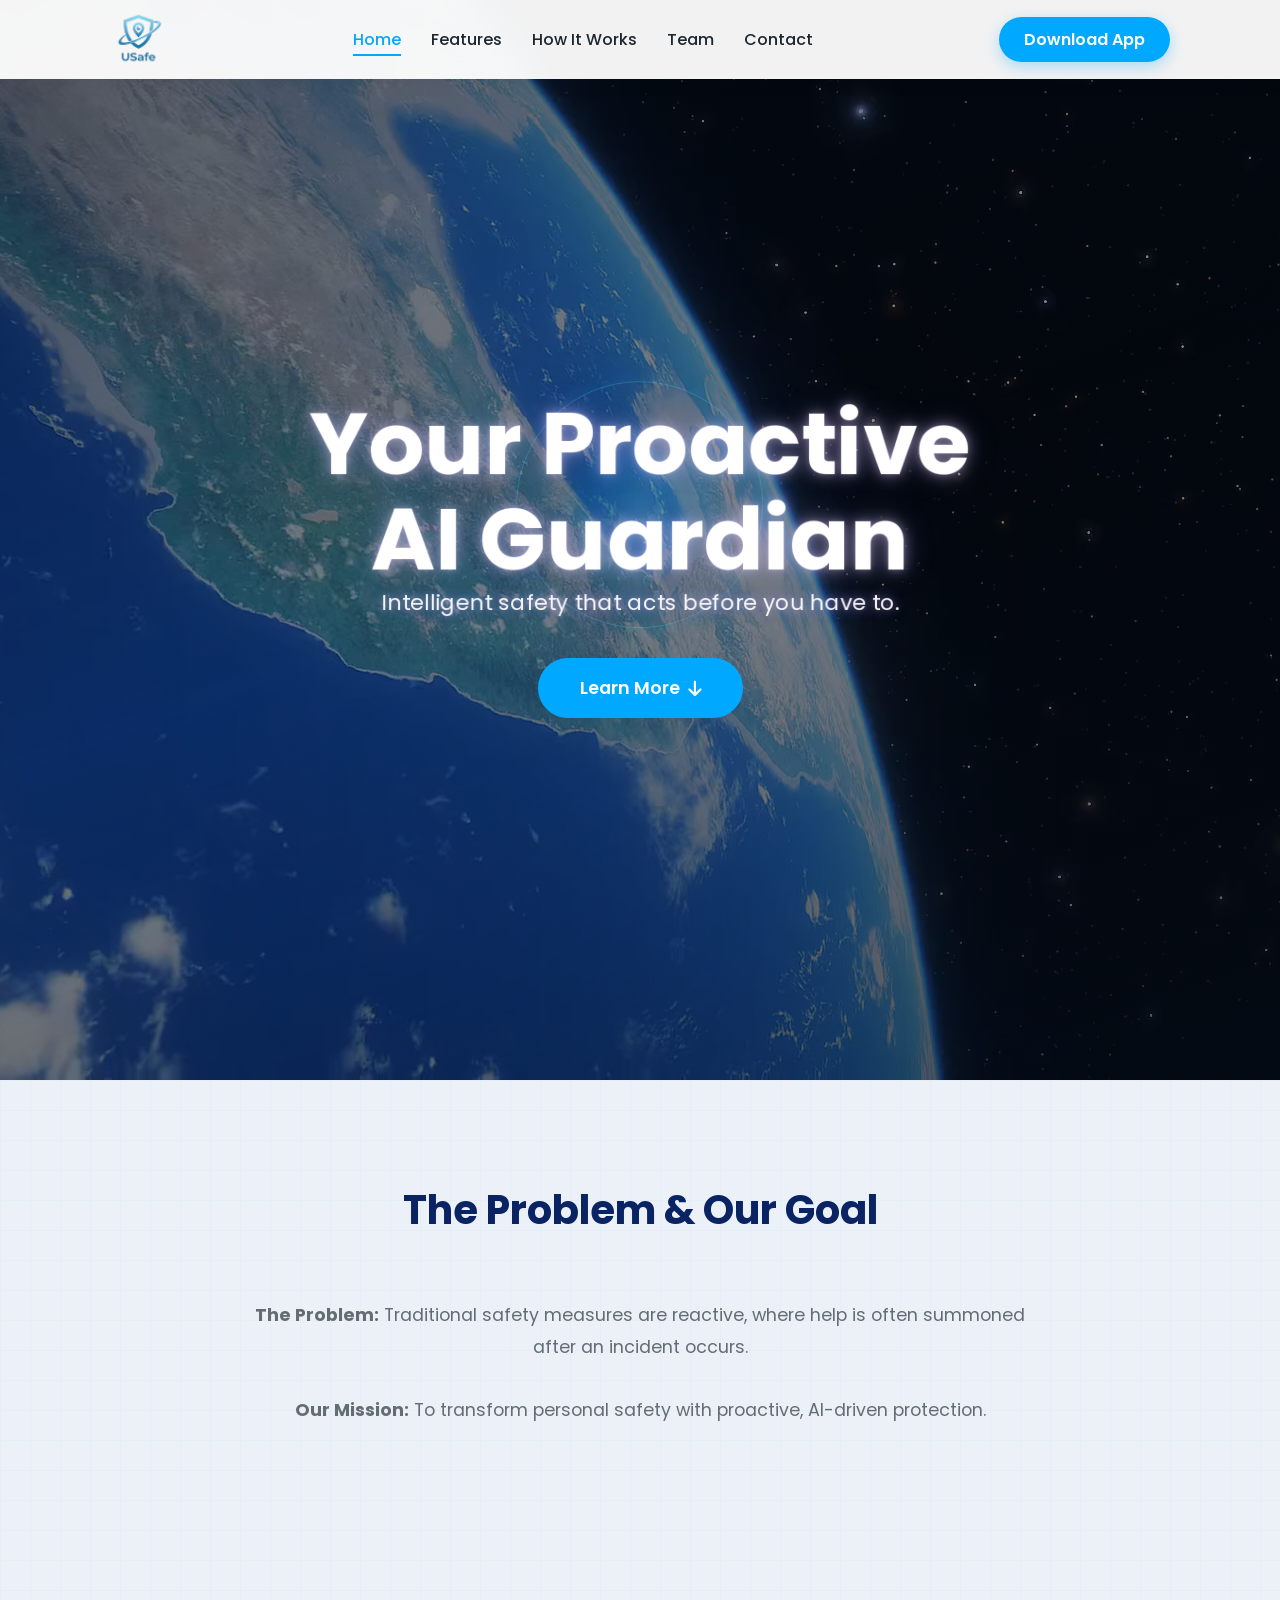
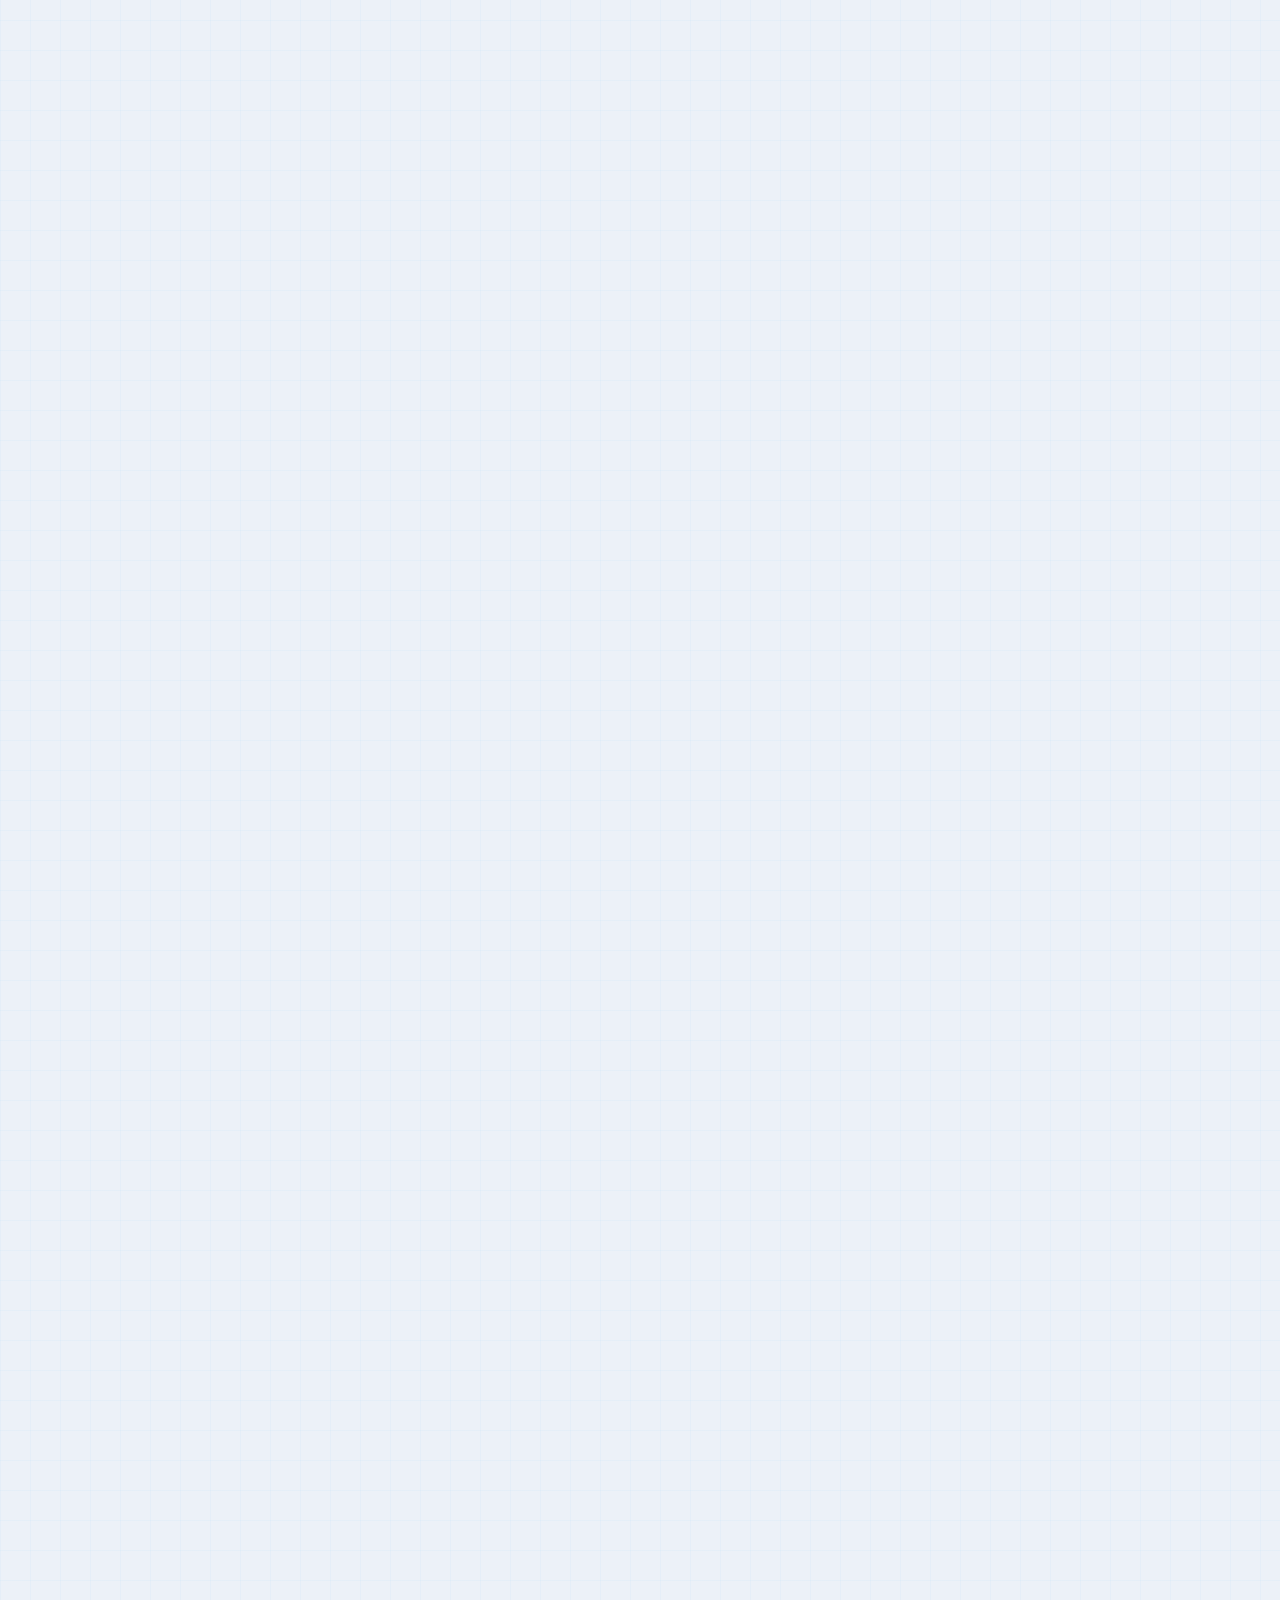
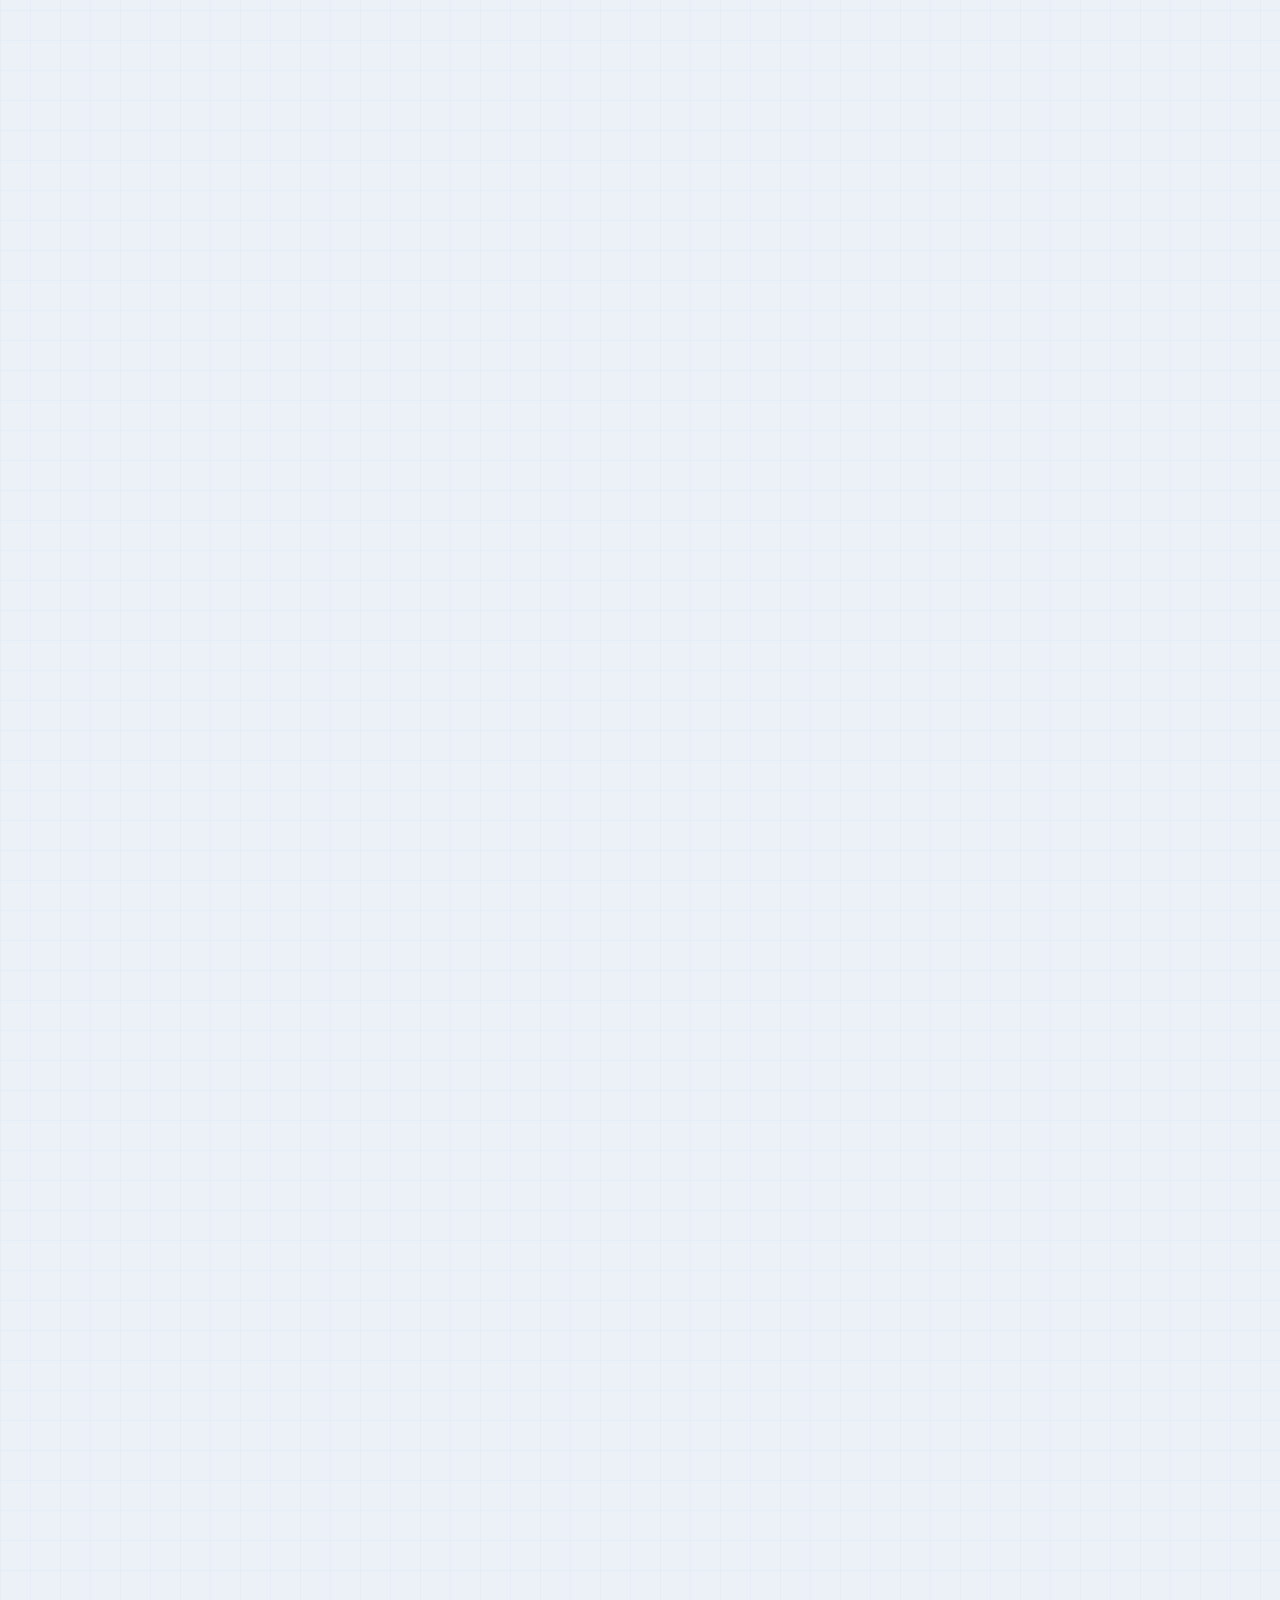
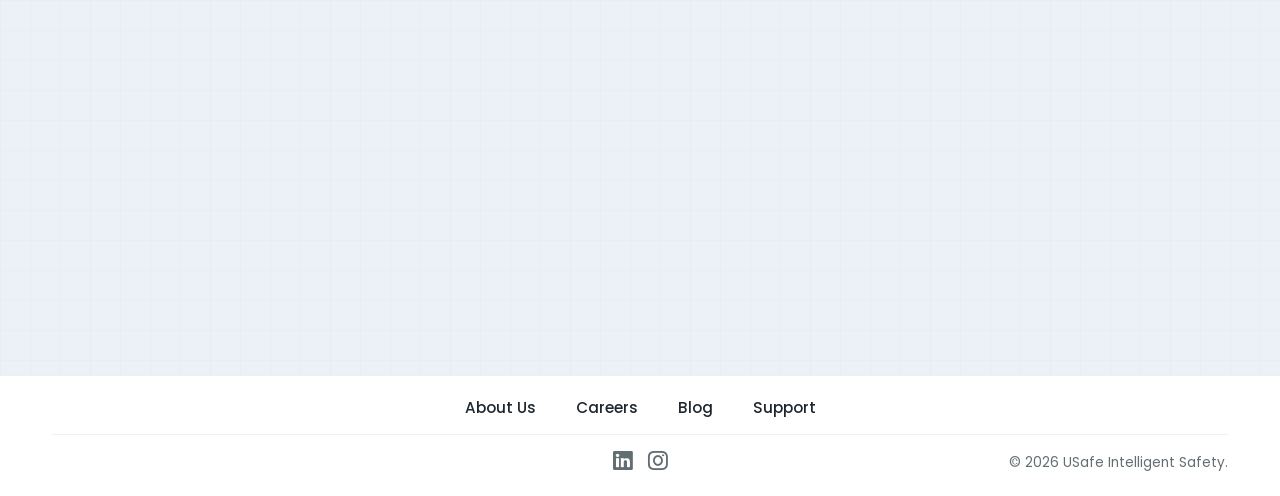
<file: index.html>
<!DOCTYPE html>
<html lang="en">
<head>
    <meta charset="UTF-8">
    <meta name="viewport" content="width=device-width, initial-scale=1.0">
    <title>USafe | Intelligent Personal Safety</title>
    <script>
        (function () {
            "use strict";

            try {
                var navEntry = window.performance && typeof window.performance.getEntriesByType === "function"
                    ? window.performance.getEntriesByType("navigation")[0]
                    : null;
                var isReload = navEntry
                    ? navEntry.type === "reload"
                    : !!(window.performance && window.performance.navigation && window.performance.navigation.type === 1);

                if (isReload) {
                    document.documentElement.classList.add("home-splash-pending");
                }
            } catch (error) {
                // Keep first paint stable even if navigation timing APIs are unavailable.
            }
        })();
    </script>

    <link rel="icon" sizes="192x192" href="images/final USafe logo.jpg">
    <link rel="icon" type="image/png" sizes="32x32" href="images/final USafe logo.jpg">
    <link rel="icon" type="image/png" sizes="16x16" href="images/final USafe logo.jpg">

    <link href="https://fonts.googleapis.com/css2?family=Poppins:wght@300;400;500;600;700&display=swap" rel="stylesheet">
    <link rel="stylesheet" href="https://cdnjs.cloudflare.com/ajax/libs/font-awesome/6.4.0/css/all.min.css">

    <link rel="stylesheet" href="css/base.css">
    <link rel="stylesheet" href="css/components.css">
    <link rel="stylesheet" href="css/animations.css">
    <link rel="stylesheet" href="css/pages/home.css">
    <link rel="stylesheet" href="css/pages/home-splash.css">
    <link rel="stylesheet" href="css/pages/home-splash-mobile.css">
</head>
<body data-page="home">
    <nav class="navbar">
        <div class="nav-container">
            <a class="logo" href="index.html" aria-label="USafe Home">
                <img src="images/final USafe logo.jpg" alt="USafe Logo" class="nav-logo">
            </a>

            <div class="menu-toggle" id="mobile-menu" aria-label="Toggle navigation" aria-controls="nav-list">
                <i class="fas fa-bars"></i>
            </div>

            <ul class="nav-links" id="nav-list">
                <li><a href="index.html" data-page="home">Home</a></li>
                <li><a href="features.html" data-page="features">Features</a></li>
                <li><a href="how-it-works.html" data-page="how-it-works">How It Works</a></li>
                <li><a href="team.html" data-page="team">Team</a></li>
                <li><a href="contact.html" data-page="contact">Contact</a></li>
            </ul>
            <a href="#cta" class="btn-primary">Download App</a>
        </div>
    </nav>

    <header class="hero-section">
        <video autoplay muted loop playsinline preload="auto" poster="images/homeAndSplash/pre_load_hero_bg.webp" class="hero-video">
            <source src="images/homeAndSplash/hero_bg.webm" type="video/webm">
            <source src="images/hero_bg.mp4" type="video/mp4">
            Your browser does not support the video tag.
        </video>

        <div class="hero-overlay"></div>

        <div class="hero-content">
            <div class="hero-copy">
                <div class="hero-title-radar">
                    <span class="radar-field" aria-hidden="true">
                        <span class="radar-center-glow"></span>
                        <span class="radar-ring ring-1"></span>
                        <span class="radar-ring ring-2"></span>
                        <span class="radar-ring ring-3"></span>
                        <span class="radar-ring radar-ring-extra ring-4"></span>
                        <span class="radar-ring radar-ring-extra ring-5"></span>
                        <span class="radar-ring radar-ring-extra ring-6"></span>
                    </span>
                    <h1>Your Proactive <br> AI Guardian</h1>
                </div>
                <p>Intelligent safety that acts before you have to.</p>
            </div>

            <a href="#home-overview" class="btn-learn-more">
                Learn More <i class="fas fa-arrow-down" aria-hidden="true"></i>
            </a>
        </div>
    </header>

    <main id="home-overview">
        <section class="problem-goal-section goals-section section-block">
            <div class="section-container">
                <div class="goal-header">
                    <h2 class="section-title">The Problem &amp; Our Goal</h2>
                    <p class="goal-description">
                        <strong>The Problem:</strong> Traditional safety measures are reactive, where help is often summoned after an incident occurs.
                        <br><br>
                        <strong>Our Mission:</strong> To transform personal safety with proactive, AI-driven protection.
                    </p>
                </div>

                <div class="goals-grid">
                    <article class="goal-card from-left">
                        <div class="goal-icon-box"><i class="fas fa-history"></i></div>
                        <div class="goal-content">
                            <h3>Shift from Reactive to Proactive</h3>
                            <p>Current apps wait for user action. USafe detects danger signals and acts automatically.</p>
                        </div>
                    </article>
                    <article class="goal-card from-right">
                        <div class="goal-icon-box"><i class="fas fa-bullseye"></i></div>
                        <div class="goal-content">
                            <h3>95% Threat Detection Accuracy</h3>
                            <p>Advanced audio processing and machine learning help identify genuine distress with high precision.</p>
                        </div>
                    </article>
                    <article class="goal-card from-left">
                        <div class="goal-icon-box"><i class="fas fa-stopwatch"></i></div>
                        <div class="goal-content">
                            <h3>Reduce Response Time</h3>
                            <p>Automated SOS escalation aims to cut emergency alert time by around 40%.</p>
                        </div>
                    </article>
                    <article class="goal-card from-right">
                        <div class="goal-icon-box"><i class="fas fa-robot"></i></div>
                        <div class="goal-content">
                            <h3>Reduce Human Error</h3>
                            <p>In panic situations people may freeze. Automation removes the burden of decision-making.</p>
                        </div>
                    </article>
                </div>
            </div>
        </section>

        <section class="about-section reveal">
            <div class="section-container">
                <h2 class="section-title">About USafe</h2>
                <div class="about-grid">
                    <div class="about-text">
                        <p><strong>USafe</strong> is an intelligent personal safety application designed to protect individuals in real-time using modern technology.</p>
                        <p>By combining AI, location tracking, and community alerts, USafe helps people stay safer in uncertain environments.</p>
                        <p>Our mission is to create a world where technology actively protects people before danger escalates.</p>
                    </div>
                    <div class="preview-card reveal">
                        <h3>Built for Real-Life Safety</h3>
                        <p>USafe is designed as a complete safety ecosystem, from risk detection and emergency communication to trusted contact workflows and guided action.</p>
                        <div class="split-actions">
                            <a class="btn-link-primary" href="how-it-works.html">See Full Journey</a>
                            <a class="btn-outline" href="features.html">Explore Features</a>
                        </div>
                    </div>
                </div>
            </div>
        </section>

        <!-- Homepage keeps concise previews; full detail lives in dedicated pages. -->
        <section class="home-features-preview reveal">
            <div class="section-container">
                <div class="home-section-head">
                    <h2 class="section-title">Feature Highlights</h2>
                    <p>USafe combines intelligent detection, trusted alerts, and resilient communication in one proactive safety platform.</p>
                </div>
                <div class="preview-grid">
                    <article class="preview-card">
                        <h3>AI Threat Detection</h3>
                        <p>Predicts potential risk patterns using live context and geofencing intelligence.</p>
                    </article>
                    <article class="preview-card">
                        <h3>Audio SOS Trigger</h3>
                        <p>Detects specific distress phrases and immediately initiates help workflows.</p>
                    </article>
                    <article class="preview-card">
                        <h3>Offline SMS Mode</h3>
                        <p>Automatically switches to SMS when data is unavailable to keep SOS delivery reliable.</p>
                    </article>
                </div>
                <div class="split-actions">
                    <a class="btn-link-primary" href="features.html">View All Features</a>
                </div>
            </div>
        </section>

        <section class="home-timeline-preview reveal">
            <div class="section-container">
                <div class="home-section-head">
                    <h2 class="section-title">How It Works</h2>
                    <p>USafe follows a proactive chain from normal movement to early threat detection and guided intervention.</p>
                </div>
                <div class="preview-grid">
                    <article class="preview-card">
                        <h3>1. Detect</h3>
                        <p>Signals from environment and behavior indicate unusual risk in real time.</p>
                    </article>
                    <article class="preview-card">
                        <h3>2. Alert</h3>
                        <p>Trusted contacts receive clear emergency context without waiting for manual action.</p>
                    </article>
                    <article class="preview-card">
                        <h3>3. Guide</h3>
                        <p>The app supports safer decisions while responders gain better location visibility.</p>
                    </article>
                </div>
                <div class="split-actions">
                    <a class="btn-link-primary" href="how-it-works.html">Open Full Timeline</a>
                </div>
            </div>
        </section>

        <section class="home-team-preview reveal">
            <div class="section-container">
                <div class="home-section-head">
                    <h2 class="section-title">Built by Team USafe</h2>
                    <p>A cross-functional development team focused on safety-first product design and practical innovation.</p>
                </div>
                <div class="split-actions">
                    <a class="btn-link-primary" href="team.html">Meet the Full Team</a>
                </div>
            </div>
        </section>

        <section class="home-contact-preview reveal">
            <div class="section-container">
                <div class="contact-preview-shell">
                    <div>
                        <h2 class="section-title">Need to Talk to Us?</h2>
                        <p>Reach the USafe team for collaborations, support, or product discussions through our dedicated contact page.</p>
                    </div>
                    <a class="btn-link-primary" href="contact.html">Go to Contact</a>
                </div>
            </div>
        </section>
    </main>

    <footer id="cta" class="site-footer">
        <section class="cta-section reveal">
            <div class="cta-container">
                <div class="cta-col-left">
                    <img src="images/phonescreen.png" alt="USafe app screen" class="cta-phone">
                </div>
                <div class="cta-col-center">
                    <img src="images/final USafe logo.jpg" alt="USafe" class="cta-center-logo">
                </div>
                <div class="cta-col-right">
                    <h2>Ready for a safer future?</h2>
                    <p>Join thousands protected by USafe today.</p>
                    <div class="store-buttons">
                        <button class="btn-store"><i class="fab fa-apple"></i> App Store</button>
                        <button class="btn-store"><i class="fab fa-google-play"></i> Google Play</button>
                    </div>
                </div>
            </div>
        </section>

        <div class="footer-main">
            <div class="footer-container">
                <div class="footer-links-row">
                    <a href="index.html">About Us</a>
                    <a href="team.html">Careers</a>
                    <a href="features.html">Blog</a>
                    <a href="contact.html">Support</a>
                </div>
                <div class="footer-bottom-row">
                    <div class="footer-left"></div>
                    <div class="footer-center socials">
                        <a href="https://www.linkedin.com/company/team-usafe/?viewAsMember=true"><i class="fab fa-linkedin"></i></a>
                        <a href="https://www.instagram.com/itsusafe/"><i class="fab fa-instagram"></i></a>
                    </div>
                    <div class="footer-right">
                        <p>&copy; 2026 USafe Intelligent Safety.</p>
                    </div>
                </div>
            </div>
        </div>
    </footer>

    <script src="js/pages/home-splash.js"></script>
    <script src="js/shared/navigation.js"></script>
    <script src="js/shared/reveal.js"></script>
    <script type="module" src="js/pages/home.js"></script>
</body>
</html>
</file>
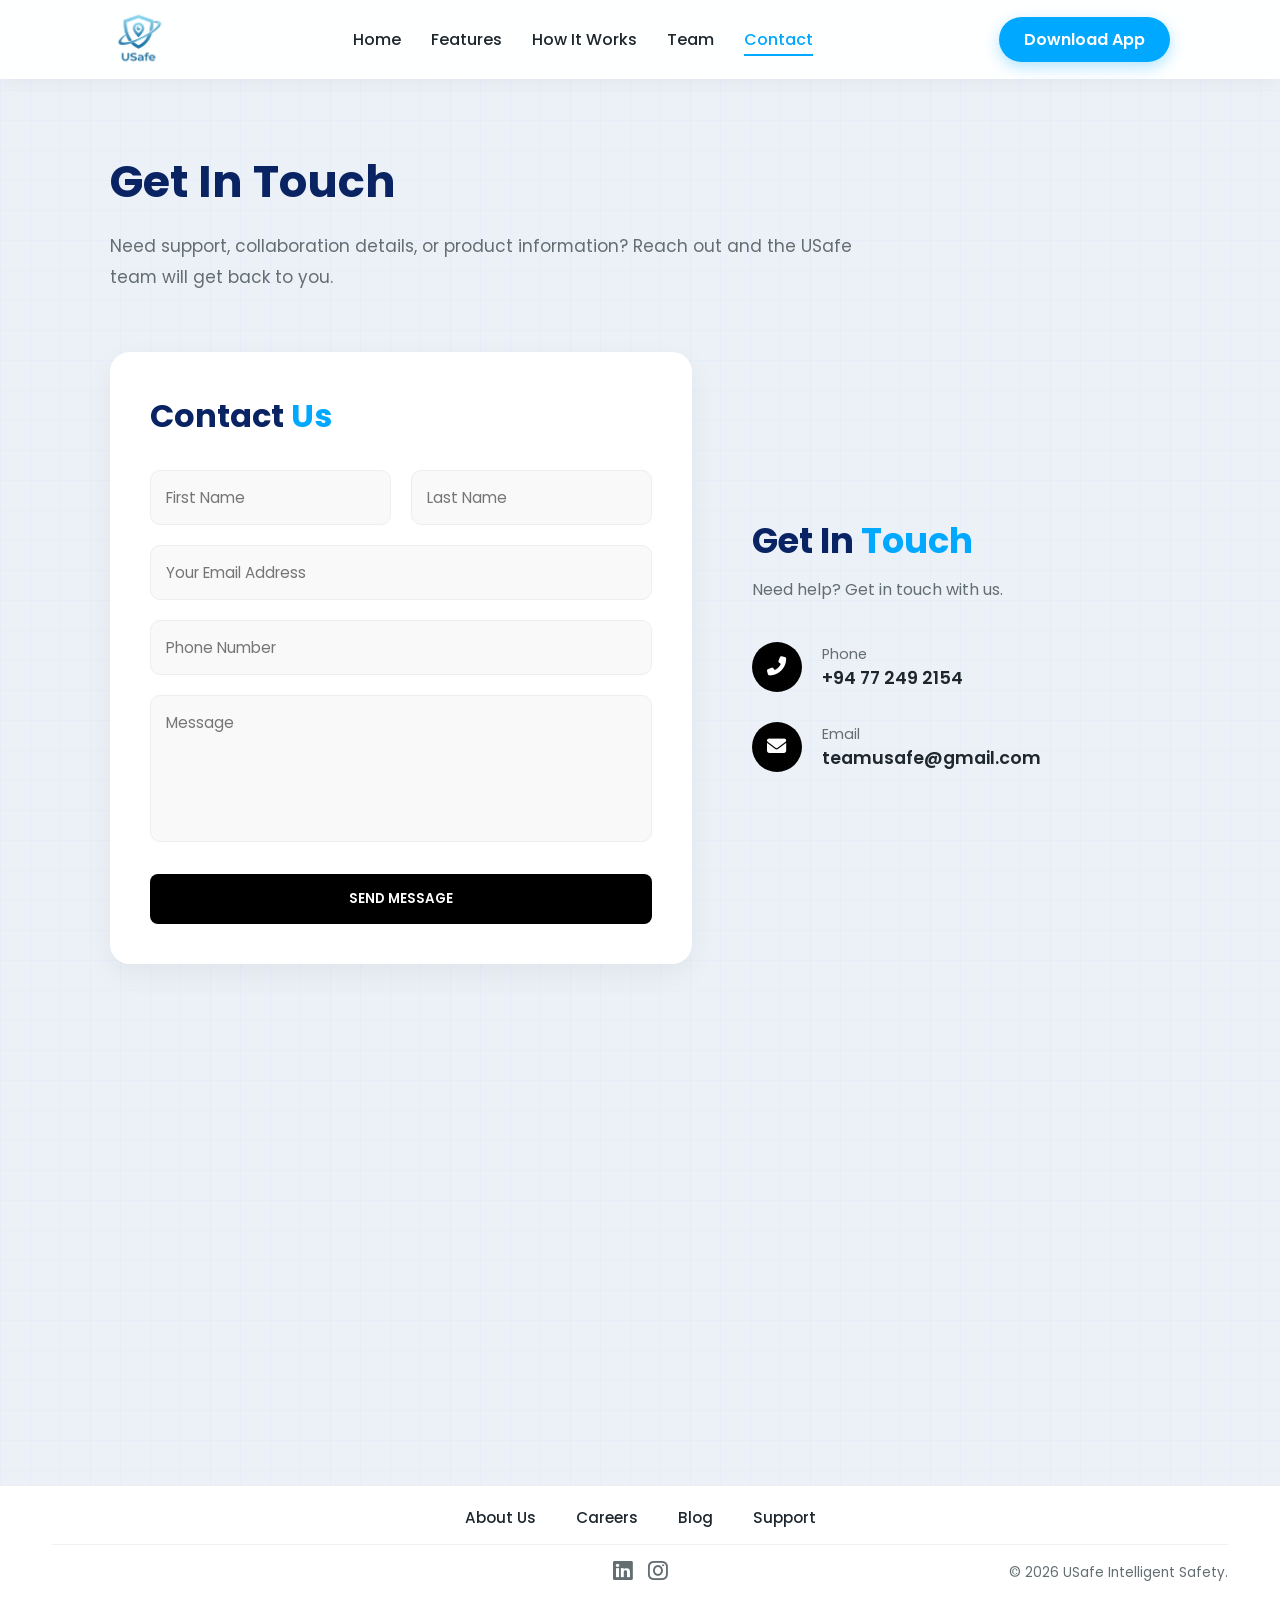
<file: contact.html>
﻿<!DOCTYPE html>
<html lang="en">
<head>
    <meta charset="UTF-8">
    <meta name="viewport" content="width=device-width, initial-scale=1.0">
    <title>Contact USafe | Intelligent Personal Safety</title>

    <link rel="icon" sizes="192x192" href="images/final USafe logo.jpg">
    <link rel="icon" type="image/png" sizes="32x32" href="images/final USafe logo.jpg">
    <link rel="icon" type="image/png" sizes="16x16" href="images/final USafe logo.jpg">

    <link href="https://fonts.googleapis.com/css2?family=Poppins:wght@300;400;500;600;700&display=swap" rel="stylesheet">
    <link rel="stylesheet" href="https://cdnjs.cloudflare.com/ajax/libs/font-awesome/6.4.0/css/all.min.css">

    <link rel="stylesheet" href="css/base.css">
    <link rel="stylesheet" href="css/components.css">
    <link rel="stylesheet" href="css/animations.css">
    <link rel="stylesheet" href="css/pages/contact.css">
</head>
<body data-page="contact">
    <nav class="navbar">
        <div class="nav-container">
            <a class="logo" href="index.html" aria-label="USafe Home">
                <img src="images/final USafe logo.jpg" alt="USafe Logo" class="nav-logo">
            </a>
            <div class="menu-toggle" id="mobile-menu" aria-label="Toggle navigation" aria-controls="nav-list">
                <i class="fas fa-bars"></i>
            </div>
            <ul class="nav-links" id="nav-list">
                <li><a href="index.html" data-page="home">Home</a></li>
                <li><a href="features.html" data-page="features">Features</a></li>
                <li><a href="how-it-works.html" data-page="how-it-works">How It Works</a></li>
                <li><a href="team.html" data-page="team">Team</a></li>
                <li><a href="contact.html" data-page="contact">Contact</a></li>
            </ul>
            <a href="#cta" class="btn-primary">Download App</a>
        </div>
    </nav>

    <main class="page-main">
        <header class="page-header reveal">
            <div class="page-header-inner">
                <h1>Get In Touch</h1>
                <p>Need support, collaboration details, or product information? Reach out and the USafe team will get back to you.</p>
            </div>
        </header>

        <section class="contact-section reveal">
            <div class="contact-container">
                <div class="contact-form-card">
                    <h2>Contact <span style="color: #00A8FF;">Us</span></h2>
                    <form action="https://formspree.io/f/xnjjdwdj" method="POST">
                        <div class="form-row">
                            <input type="text" name="first_name" placeholder="First Name" required>
                            <input type="text" name="last_name" placeholder="Last Name" required>
                        </div>
                        <input type="email" name="email" placeholder="Your Email Address" class="full-width" required>
                        <input type="tel" name="phone" placeholder="Phone Number" class="full-width">
                        <textarea name="message" placeholder="Message" rows="5" required></textarea>
                        <button type="submit" class="btn-black">SEND MESSAGE</button>
                    </form>
                </div>
                <div class="contact-info">
                    <h2>Get In <span style="color: #00A8FF;">Touch</span></h2>
                    <p class="contact-subtext">Need help? Get in touch with us.</p>
                    <div class="info-item">
                        <div class="info-icon"><i class="fas fa-phone-alt"></i></div>
                        <div class="info-details">
                            <span class="label">Phone</span>
                            <span class="value">+94 77 249 2154</span>
                        </div>
                    </div>
                    <div class="info-item">
                        <div class="info-icon"><i class="fas fa-envelope"></i></div>
                        <div class="info-details">
                            <span class="label">Email</span>
                            <span class="value">teamusafe@gmail.com</span>
                        </div>
                    </div>
                </div>
            </div>
        </section>

    </main>

    <footer id="cta" class="site-footer">
        <section class="cta-section reveal">
            <div class="cta-container">
                <div class="cta-col-left">
                    <img src="images/phonescreen.png" alt="USafe app screen" class="cta-phone">
                </div>
                <div class="cta-col-center">
                    <img src="images/final USafe logo.jpg" alt="USafe" class="cta-center-logo">
                </div>
                <div class="cta-col-right">
                    <h2>Ready for a safer future?</h2>
                    <p>Join thousands protected by USafe today.</p>
                    <div class="store-buttons">
                        <button class="btn-store"><i class="fab fa-apple"></i> App Store</button>
                        <button class="btn-store"><i class="fab fa-google-play"></i> Google Play</button>
                    </div>
                </div>
            </div>
        </section>

        <div class="footer-main">
            <div class="footer-container">
                <div class="footer-links-row">
                    <a href="index.html">About Us</a>
                    <a href="team.html">Careers</a>
                    <a href="features.html">Blog</a>
                    <a href="contact.html">Support</a>
                </div>
                <div class="footer-bottom-row">
                    <div class="footer-left"></div>
                    <div class="footer-center socials">
                        <a href="https://www.linkedin.com/company/team-usafe/?viewAsMember=true"><i class="fab fa-linkedin"></i></a>
                        <a href="https://www.instagram.com/itsusafe/"><i class="fab fa-instagram"></i></a>
                    </div>
                    <div class="footer-right">
                        <p>&copy; 2026 USafe Intelligent Safety.</p>
                    </div>
                </div>
            </div>
        </div>
    </footer>

    <script src="js/shared/navigation.js"></script>
    <script src="js/shared/reveal.js"></script>
</body>
</html>
</file>
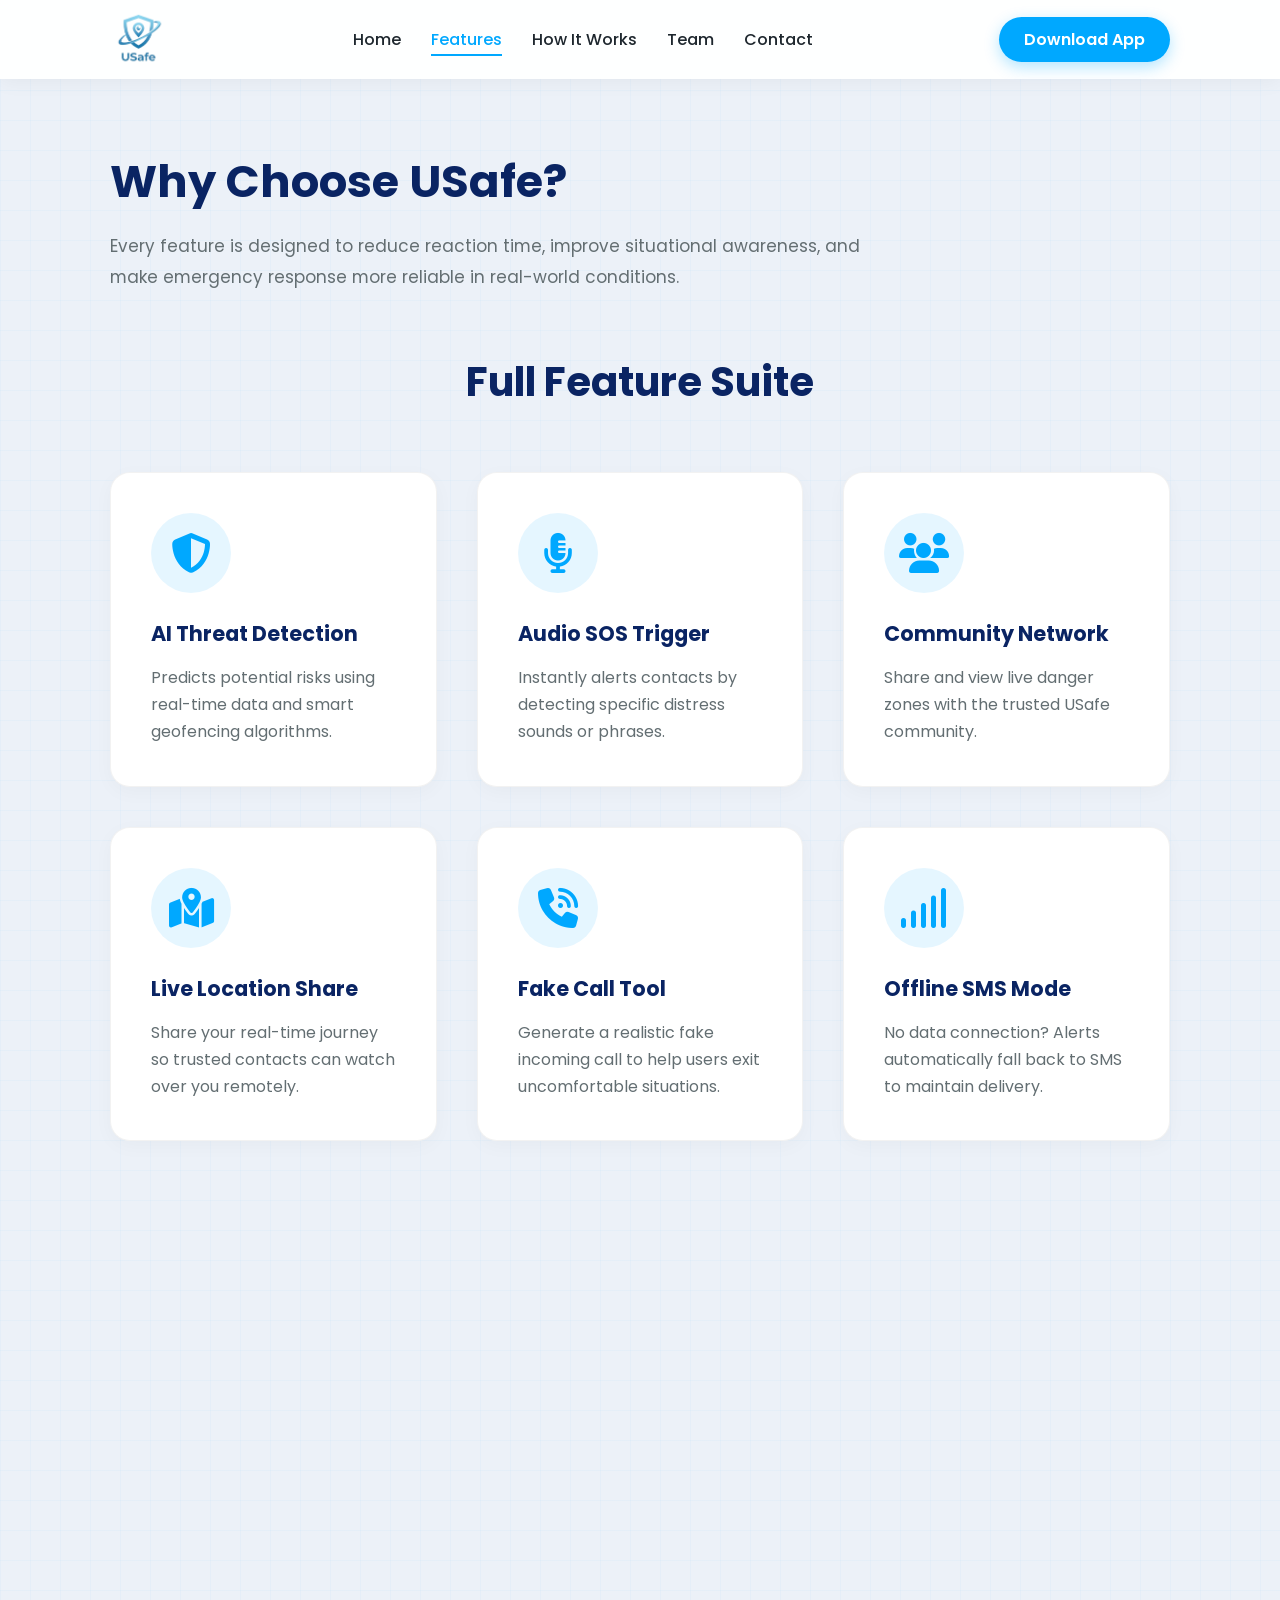
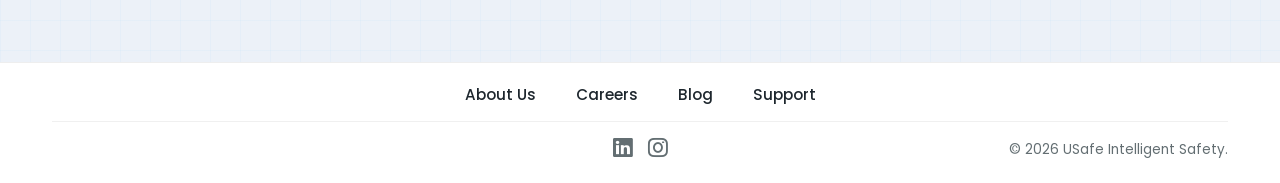
<file: features.html>
﻿<!DOCTYPE html>
<html lang="en">
<head>
    <meta charset="UTF-8">
    <meta name="viewport" content="width=device-width, initial-scale=1.0">
    <title>USafe Features | Intelligent Personal Safety</title>

    <link rel="icon" sizes="192x192" href="images/final USafe logo.jpg">
    <link rel="icon" type="image/png" sizes="32x32" href="images/final USafe logo.jpg">
    <link rel="icon" type="image/png" sizes="16x16" href="images/final USafe logo.jpg">

    <link href="https://fonts.googleapis.com/css2?family=Poppins:wght@300;400;500;600;700&display=swap" rel="stylesheet">
    <link rel="stylesheet" href="https://cdnjs.cloudflare.com/ajax/libs/font-awesome/6.4.0/css/all.min.css">

    <link rel="stylesheet" href="css/base.css">
    <link rel="stylesheet" href="css/components.css">
    <link rel="stylesheet" href="css/animations.css">
    <link rel="stylesheet" href="css/pages/features.css">
</head>
<body data-page="features">
    <nav class="navbar">
        <div class="nav-container">
            <a class="logo" href="index.html" aria-label="USafe Home">
                <img src="images/final USafe logo.jpg" alt="USafe Logo" class="nav-logo">
            </a>
            <div class="menu-toggle" id="mobile-menu" aria-label="Toggle navigation" aria-controls="nav-list">
                <i class="fas fa-bars"></i>
            </div>
            <ul class="nav-links" id="nav-list">
                <li><a href="index.html" data-page="home">Home</a></li>
                <li><a href="features.html" data-page="features">Features</a></li>
                <li><a href="how-it-works.html" data-page="how-it-works">How It Works</a></li>
                <li><a href="team.html" data-page="team">Team</a></li>
                <li><a href="contact.html" data-page="contact">Contact</a></li>
            </ul>
            <a href="#cta" class="btn-primary">Download App</a>
        </div>
    </nav>

    <main class="page-main">
        <header class="page-header reveal">
            <div class="page-header-inner">
                <h1>Why Choose USafe?</h1>
                <p>Every feature is designed to reduce reaction time, improve situational awareness, and make emergency response more reliable in real-world conditions.</p>
            </div>
        </header>

        <section class="features-section reveal">
            <div class="section-container">
                <h2 class="section-title">Full Feature Suite</h2>
                <div class="features-grid">
                    <article class="feature-card">
                        <div class="icon-box"><i class="fas fa-shield-alt"></i></div>
                        <h3>AI Threat Detection</h3>
                        <p>Predicts potential risks using real-time data and smart geofencing algorithms.</p>
                    </article>
                    <article class="feature-card">
                        <div class="icon-box"><i class="fas fa-microphone-lines"></i></div>
                        <h3>Audio SOS Trigger</h3>
                        <p>Instantly alerts contacts by detecting specific distress sounds or phrases.</p>
                    </article>
                    <article class="feature-card">
                        <div class="icon-box"><i class="fas fa-users"></i></div>
                        <h3>Community Network</h3>
                        <p>Share and view live danger zones with the trusted USafe community.</p>
                    </article>
                    <article class="feature-card">
                        <div class="icon-box"><i class="fas fa-map-location-dot"></i></div>
                        <h3>Live Location Share</h3>
                        <p>Share your real-time journey so trusted contacts can watch over you remotely.</p>
                    </article>
                    <article class="feature-card">
                        <div class="icon-box"><i class="fas fa-phone-volume"></i></div>
                        <h3>Fake Call Tool</h3>
                        <p>Generate a realistic fake incoming call to help users exit uncomfortable situations.</p>
                    </article>
                    <article class="feature-card">
                        <div class="icon-box"><i class="fas fa-signal"></i></div>
                        <h3>Offline SMS Mode</h3>
                        <p>No data connection? Alerts automatically fall back to SMS to maintain delivery.</p>
                    </article>
                </div>
            </div>
        </section>
    </main>

    <footer id="cta" class="site-footer">
        <section class="cta-section reveal">
            <div class="cta-container">
                <div class="cta-col-left">
                    <img src="images/phonescreen.png" alt="USafe app screen" class="cta-phone">
                </div>
                <div class="cta-col-center">
                    <img src="images/final USafe logo.jpg" alt="USafe" class="cta-center-logo">
                </div>
                <div class="cta-col-right">
                    <h2>Ready for a safer future?</h2>
                    <p>Join thousands protected by USafe today.</p>
                    <div class="store-buttons">
                        <button class="btn-store"><i class="fab fa-apple"></i> App Store</button>
                        <button class="btn-store"><i class="fab fa-google-play"></i> Google Play</button>
                    </div>
                </div>
            </div>
        </section>

        <div class="footer-main">
            <div class="footer-container">
                <div class="footer-links-row">
                    <a href="index.html">About Us</a>
                    <a href="team.html">Careers</a>
                    <a href="features.html">Blog</a>
                    <a href="contact.html">Support</a>
                </div>
                <div class="footer-bottom-row">
                    <div class="footer-left"></div>
                    <div class="footer-center socials">
                        <a href="https://www.linkedin.com/company/team-usafe/?viewAsMember=true"><i class="fab fa-linkedin"></i></a>
                        <a href="https://www.instagram.com/itsusafe/"><i class="fab fa-instagram"></i></a>
                    </div>
                    <div class="footer-right">
                        <p>&copy; 2026 USafe Intelligent Safety.</p>
                    </div>
                </div>
            </div>
        </div>
    </footer>

    <script src="js/shared/navigation.js"></script>
    <script src="js/shared/reveal.js"></script>
</body>
</html>
</file>
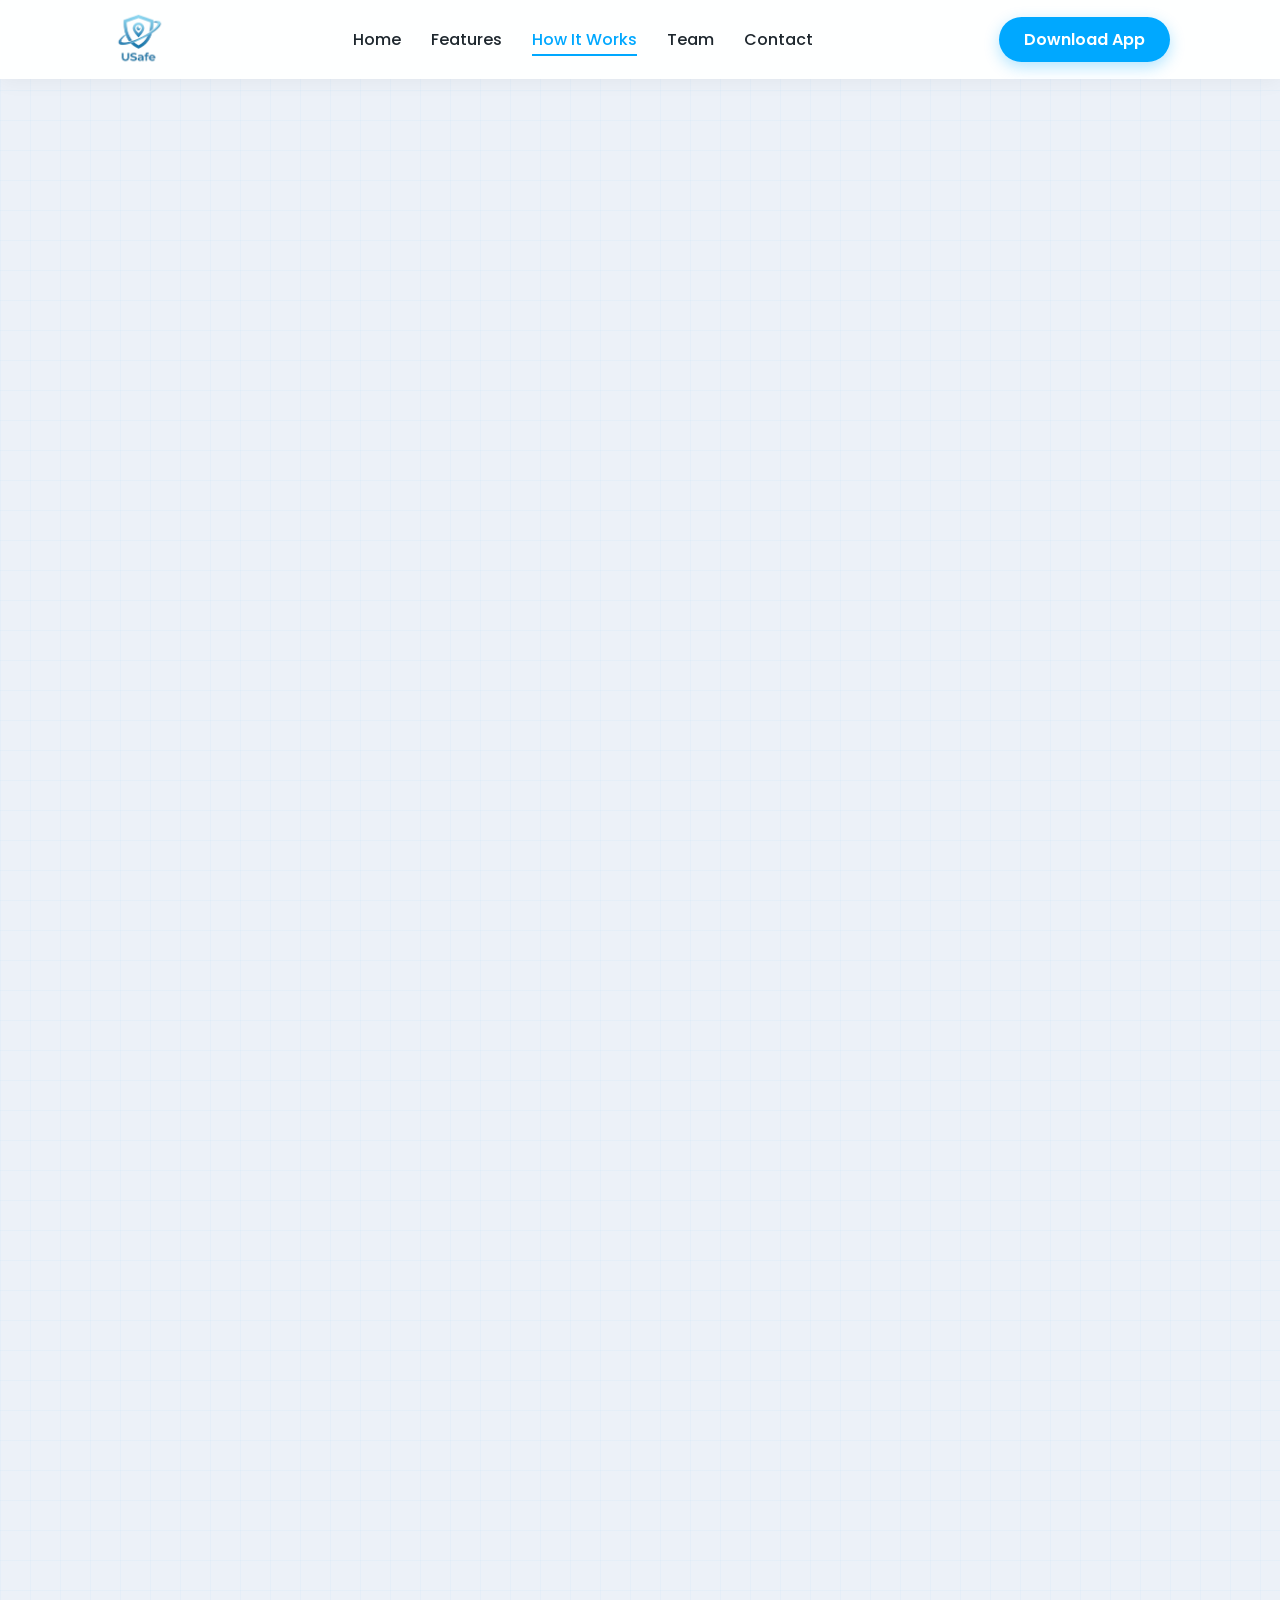
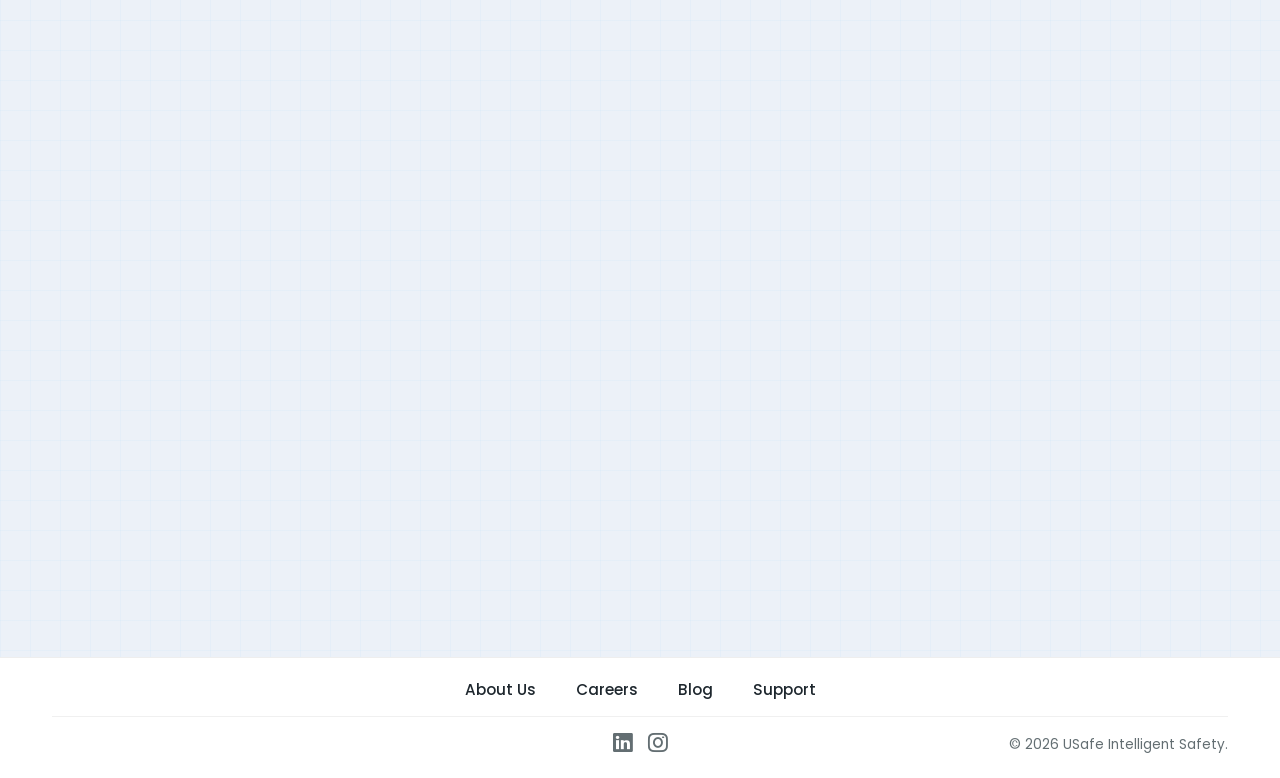
<file: how-it-works.html>
﻿<!DOCTYPE html>
<html lang="en">
<head>
    <meta charset="UTF-8">
    <meta name="viewport" content="width=device-width, initial-scale=1.0">
    <title>How USafe Works | Intelligent Personal Safety</title>

    <link rel="icon" sizes="192x192" href="images/final USafe logo.jpg">
    <link rel="icon" type="image/png" sizes="32x32" href="images/final USafe logo.jpg">
    <link rel="icon" type="image/png" sizes="16x16" href="images/final USafe logo.jpg">

    <link href="https://fonts.googleapis.com/css2?family=Poppins:wght@300;400;500;600;700&display=swap" rel="stylesheet">
    <link rel="stylesheet" href="https://cdnjs.cloudflare.com/ajax/libs/font-awesome/6.4.0/css/all.min.css">
    <script src="https://cdn.lordicon.com/lordicon.js"></script>

    <link rel="stylesheet" href="css/base.css">
    <link rel="stylesheet" href="css/components.css">
    <link rel="stylesheet" href="css/animations.css">
    <link rel="stylesheet" href="css/pages/how-it-works.css">
    <link rel="stylesheet" href="css/pages/how-it-works-mobile.css">
</head>
<body data-page="how-it-works">
    <nav class="navbar">
        <div class="nav-container">
            <a class="logo" href="index.html" aria-label="USafe Home">
                <img src="images/final USafe logo.jpg" alt="USafe Logo" class="nav-logo">
            </a>
            <div class="menu-toggle" id="mobile-menu" aria-label="Toggle navigation" aria-controls="nav-list">
                <i class="fas fa-bars"></i>
            </div>
            <ul class="nav-links" id="nav-list">
                <li><a href="index.html" data-page="home">Home</a></li>
                <li><a href="features.html" data-page="features">Features</a></li>
                <li><a href="how-it-works.html" data-page="how-it-works">How It Works</a></li>
                <li><a href="team.html" data-page="team">Team</a></li>
                <li><a href="contact.html" data-page="contact">Contact</a></li>
            </ul>
            <a href="#cta" class="btn-primary">Download App</a>
        </div>
    </nav>

    <main class="page-main">
        <header class="page-header reveal">
            <div class="page-header-inner">
                <h1>How USafe Works in Real Life</h1>
                <p>USafe is designed as a proactive chain of events, from early signal detection to faster emergency response with clear situational context.</p>
            </div>
        </header>

        <section class="timeline-section reveal">
            <div class="section-container">
                <h2 class="section-title">End-to-End Safety Timeline</h2>
                <div class="timeline-visual-stage">
                    <!-- Scene layer is timeline-page only to avoid loading heavy visuals site-wide. -->
                    <div class="timeline-bg-scenes" aria-hidden="true">
                        <div class="timeline-bg-scene scene-1 side-left" data-scene="0">
                            <lord-icon src="https://cdn.lordicon.com/ilhuppkd.json" trigger="loop" state="loop-cycle" colors="primary:#e5d1fa,secondary:#e5d1fa" style="width:250px;height:250px" class="scene-svg scene-lordicon"></lord-icon>
                        </div>
                        <div class="timeline-bg-scene scene-2 side-right" data-scene="1">
                            <lord-icon src="https://cdn.lordicon.com/lltgvngb.json" trigger="loop" stroke="light" class="scene-svg scene-lordicon scene-lordicon-danger"></lord-icon>
                        </div>
                        <div class="timeline-bg-scene scene-3 side-left" data-scene="2">
                            <lord-icon src="https://cdn.lordicon.com/dicvhxpz.json" trigger="loop" state="hover-look-around" colors="primary:#e5d1fa,secondary:#e5d1fa" style="width:250px;height:250px" class="scene-svg scene-lordicon scene-lordicon-reacts"></lord-icon>
                        </div>
                        <div class="timeline-bg-scene scene-4 side-right" data-scene="3">
                            <lord-icon src="https://cdn.lordicon.com/apmrcxtj.json" trigger="loop" state="in-reveal" colors="primary:#f4a09c,secondary:#ee6d66" style="width:250px;height:250px" class="scene-svg scene-lordicon scene-lordicon-notify"></lord-icon>
                        </div>
                        <div class="timeline-bg-scene scene-5 side-left" data-scene="4">
                            <lord-icon src="https://cdn.lordicon.com/onmwuuox.json" trigger="loop" state="in-jump-dynamic" colors="primary:#ee6d66,secondary:#e5d1fa" style="width:250px;height:250px" class="scene-svg scene-lordicon scene-lordicon-location"></lord-icon>
                        </div>
                        <div class="timeline-bg-scene scene-6 side-right" data-scene="5">
                            <lord-icon src="https://cdn.lordicon.com/edcgvlnw.json" trigger="loop" colors="primary:#f4a09c,secondary:#ee6d66" style="width:250px;height:250px" class="scene-svg scene-lordicon scene-lordicon-guided"></lord-icon>
                        </div>
                        <div class="timeline-bg-scene scene-7 side-left" data-scene="6">
                            <lord-icon src="https://cdn.lordicon.com/tkwytimu.json" trigger="loop" colors="primary:#7166ee,secondary:#f4a09c" style="width:250px;height:250px" class="scene-svg scene-lordicon scene-lordicon-response"></lord-icon>
                        </div>
                        <div class="timeline-bg-scene scene-8 side-right" data-scene="7">
                            <lord-icon src="https://cdn.lordicon.com/nvsfzbop.json" trigger="loop" colors="primary:#f4a09c,secondary:#a39cf4" style="width:250px;height:250px" class="scene-svg scene-lordicon scene-lordicon-final"></lord-icon>
                        </div>
                    </div>

                    <div class="timeline">
                        <article class="timeline-item left">
                            <div class="timeline-side-title"><h3>Walking Normally</h3></div>
                            <div class="timeline-content timeline-detail">
                                <div class="content-header">
                                    <i class="fas fa-road" style="color: #00A8FF;"></i>
                                    <h4>Normal Journey</h4>
                                </div>
                                <p>The journey begins like any other day, with routine movement and no visible risk. USafe continues passive monitoring in the background without interrupting the user.</p>
                            </div>
                        </article>
                        <article class="timeline-item right">
                            <div class="timeline-side-title"><h3>Danger Appears</h3></div>
                            <div class="timeline-content timeline-detail">
                                <div class="content-header">
                                    <i class="fas fa-triangle-exclamation" style="color: #f1c40f;"></i>
                                    <h4>Threat Signal</h4>
                                </div>
                                <p>USafe detects unusual motion patterns, sudden environmental shifts, or behavior that may indicate danger. These early warning signals are evaluated in real time.</p>
                            </div>
                        </article>
                        <article class="timeline-item left">
                            <div class="timeline-side-title"><h3>USafe Reacts</h3></div>
                            <div class="timeline-content timeline-detail">
                                <div class="content-header">
                                    <i class="fas fa-bolt" style="color: #e74c3c;"></i>
                                    <h4>Emergency Mode</h4>
                                </div>
                                <p>When the threat threshold is reached, USafe immediately switches to emergency mode. Critical workflows start automatically to reduce response delay and user stress.</p>
                            </div>
                        </article>
                        <article class="timeline-item right">
                            <div class="timeline-side-title"><h3>Help Is Notified</h3></div>
                            <div class="timeline-content timeline-detail">
                                <div class="content-header">
                                    <i class="fas fa-bell" style="color: #00A8FF;"></i>
                                    <h4>Alert Sent</h4>
                                </div>
                                <p>Pre-selected trusted contacts receive an instant alert with context about the incident. They are notified through the fastest available channels to ensure visibility.</p>
                            </div>
                        </article>
                        <article class="timeline-item left">
                            <div class="timeline-side-title"><h3>Location Is Shared</h3></div>
                            <div class="timeline-content timeline-detail">
                                <div class="content-header">
                                    <i class="fas fa-location-dot" style="color: #0A2463;"></i>
                                    <h4>Live Tracking</h4>
                                </div>
                                <p>Live location updates are shared continuously so helpers can track movement as it happens. This improves coordination when every minute matters.</p>
                            </div>
                        </article>
                        <article class="timeline-item right">
                            <div class="timeline-side-title"><h3>Safe Action Is Guided</h3></div>
                            <div class="timeline-content timeline-detail">
                                <div class="content-header">
                                    <i class="fas fa-route" style="color: #00A8FF;"></i>
                                    <h4>Guided Safety</h4>
                                </div>
                                <p>USafe provides clear, actionable guidance to help the user move toward safer areas. The app focuses on practical next steps while support teams are mobilized.</p>
                            </div>
                        </article>
                        <article class="timeline-item left">
                            <div class="timeline-side-title"><h3>Response Moves Faster</h3></div>
                            <div class="timeline-content timeline-detail">
                                <div class="content-header">
                                    <i class="fas fa-stopwatch" style="color: #f1c40f;"></i>
                                    <h4>Faster Response</h4>
                                </div>
                                <p>Responders and contacts receive structured, up-to-date information that reduces uncertainty. Better situational clarity enables faster and more effective intervention.</p>
                            </div>
                        </article>
                        <article class="timeline-item right">
                            <div class="timeline-side-title"><h3>Safety Comes First</h3></div>
                            <div class="timeline-content timeline-detail">
                                <div class="content-header">
                                    <i class="fas fa-shield-alt" style="color: #e74c3c;"></i>
                                    <h4>Proactive Protection</h4>
                                </div>
                                <p>From early detection to assisted response, every stage is designed to protect users before incidents escalate. USafe prioritizes prevention, speed, and confidence in critical moments.</p>
                            </div>
                        </article>
                    </div>
                </div>
            </div>
        </section>
    </main>

    <footer id="cta" class="site-footer">
        <section class="cta-section reveal">
            <div class="cta-container">
                <div class="cta-col-left">
                    <img src="images/phonescreen.png" alt="USafe app screen" class="cta-phone">
                </div>
                <div class="cta-col-center">
                    <img src="images/final USafe logo.jpg" alt="USafe" class="cta-center-logo">
                </div>
                <div class="cta-col-right">
                    <h2>Ready for a safer future?</h2>
                    <p>Join thousands protected by USafe today.</p>
                    <div class="store-buttons">
                        <button class="btn-store"><i class="fab fa-apple"></i> App Store</button>
                        <button class="btn-store"><i class="fab fa-google-play"></i> Google Play</button>
                    </div>
                </div>
            </div>
        </section>

        <div class="footer-main">
            <div class="footer-container">
                <div class="footer-links-row">
                    <a href="index.html">About Us</a>
                    <a href="team.html">Careers</a>
                    <a href="features.html">Blog</a>
                    <a href="contact.html">Support</a>
                </div>
                <div class="footer-bottom-row">
                    <div class="footer-left"></div>
                    <div class="footer-center socials">
                        <a href="https://www.linkedin.com/company/team-usafe/?viewAsMember=true"><i class="fab fa-linkedin"></i></a>
                        <a href="https://www.instagram.com/itsusafe/"><i class="fab fa-instagram"></i></a>
                    </div>
                    <div class="footer-right">
                        <p>&copy; 2026 USafe Intelligent Safety.</p>
                    </div>
                </div>
            </div>
        </div>
    </footer>

    <script src="js/shared/navigation.js"></script>
    <script src="js/shared/reveal.js"></script>
    <script type="module" src="js/pages/how-it-works.js"></script>
</body>
</html>
</file>
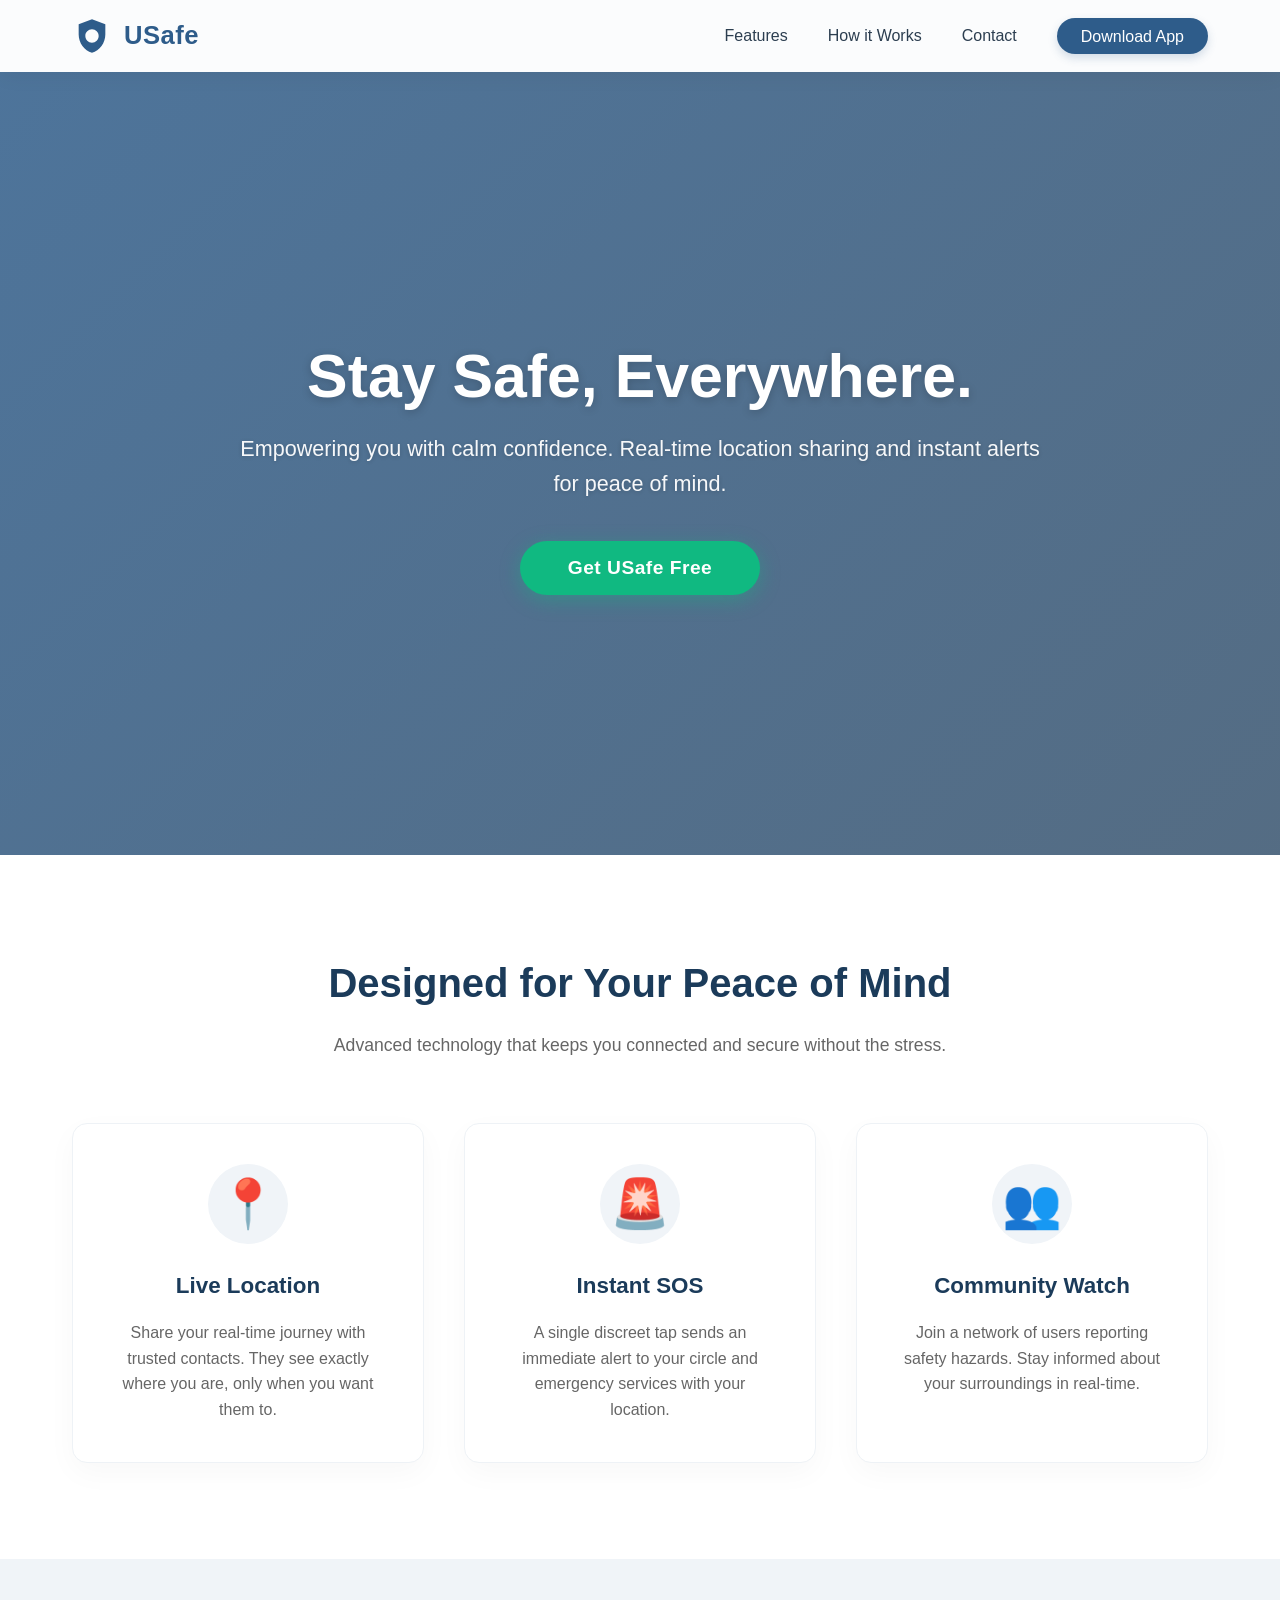
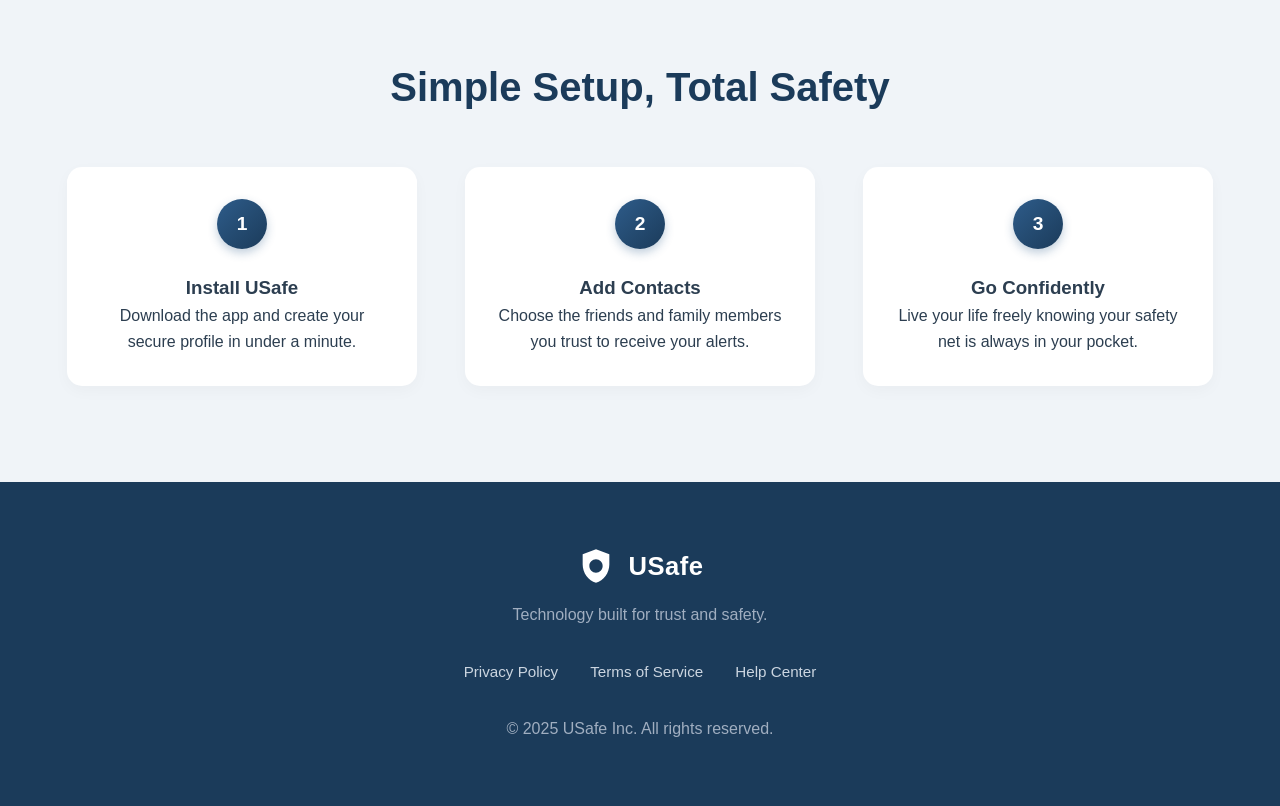
<file: LP.html>
<!DOCTYPE html>
<html lang="en">
<head>
    <meta charset="UTF-8">
    <meta name="viewport" content="width=device-width, initial-scale=1.0">
    <title>USafe - Personal Safety Redefined</title>
    <style>
        /* --- CSS Reset & Variables --- */
        :root {
            /* Calming, Professional Steel Blues */
            --primary-color: #2E5C8A;   /* Calming Steel Blue */
            --primary-dark: #1B3B5A;    /* Darker Navy */
            
            /* UPDATED: New Button Color (Emerald Teal) */
            --cta-color: #10b981;       /* Vibrant Safety Teal */
            --cta-hover: #059669;       /* Darker Teal for hover */
            
            --accent-color: #D64045;    /* Keeping Red ONLY for SOS/Alert icons */
            --text-dark: #2C3E50;       
            --text-light: #F7FAFC;
            --white: #ffffff;
            --gray-light: #F0F4F8;      
        }

        * {
            margin: 0;
            padding: 0;
            box-sizing: border-box;
            font-family: 'Segoe UI', 'Roboto', Helvetica, Arial, sans-serif;
        }

        body {
            line-height: 1.6;
            color: var(--text-dark);
            background-color: var(--white);
        }

        a {
            text-decoration: none;
            color: inherit;
            transition: color 0.3s ease;
        }

        ul {
            list-style: none;
        }

        /* --- Header & Navigation --- */
        header {
            background: rgba(255, 255, 255, 0.98);
            box-shadow: 0 4px 20px rgba(0,0,0,0.05);
            position: fixed;
            width: 100%;
            top: 0;
            z-index: 1000;
            backdrop-filter: blur(5px);
        }

        .navbar {
            display: flex;
            justify-content: space-between;
            align-items: center;
            max-width: 1200px;
            margin: 0 auto;
            padding: 1rem 2rem;
        }

        /* LOGO STYLING */
        .logo-container {
            display: flex;
            align-items: center;
            gap: 12px;
            text-decoration: none;
        }

        .logo-icon {
            width: 40px;
            height: 40px;
            fill: var(--primary-color);
        }

        .logo-text {
            font-size: 1.6rem;
            font-weight: 700;
            color: var(--primary-color);
            letter-spacing: 0.5px;
            line-height: 1;
        }

        .nav-links {
            display: flex;
            gap: 2.5rem;
            align-items: center;
        }

        .nav-links a {
            font-weight: 500;
            color: var(--text-dark);
        }

        .nav-links a:hover {
            color: var(--primary-color);
        }

        /* Header "Download" Button */
        .btn-download {
            background: var(--primary-color);
            color: var(--white) !important;
            padding: 0.6rem 1.5rem;
            border-radius: 50px;
            transition: all 0.3s ease;
            box-shadow: 0 4px 10px rgba(46, 92, 138, 0.2);
        }

        .btn-download:hover {
            background: var(--primary-dark);
            transform: translateY(-2px);
            box-shadow: 0 6px 15px rgba(46, 92, 138, 0.3);
        }

        /* --- Hero Section --- */
        .hero {
            background: linear-gradient(135deg, rgba(46, 92, 138, 0.85), rgba(27, 59, 90, 0.75)), 
                        url('https://images.unsplash.com/photo-1573164713714-d95e436ab8d6?auto=format&fit=crop&w=1920&q=80');
            background-size: cover;
            background-position: center; 
            background-position-y: 30%;
            height: 95vh;
            display: flex;
            align-items: center;
            justify-content: center;
            text-align: center;
            color: var(--white);
            padding: 0 2rem;
            padding-top: 80px;
        }

        .hero-content {
            max-width: 800px;
            animation: fadeIn 1.5s ease;
        }

        .hero-content h1 {
            font-size: 3.8rem;
            margin-bottom: 1.2rem;
            font-weight: 700;
            line-height: 1.2;
            text-shadow: 0 2px 10px rgba(0,0,0,0.2);
        }

        .hero-content p {
            font-size: 1.35rem;
            margin-bottom: 2.5rem;
            opacity: 0.95;
            font-weight: 300;
            text-shadow: 0 1px 5px rgba(0,0,0,0.2);
        }

        /* UPDATED HERO BUTTON */
        .btn-hero {
            background: var(--cta-color); /* NEW TEAL COLOR */
            color: var(--white);
            padding: 1rem 3rem;
            font-size: 1.2rem;
            border-radius: 50px;
            font-weight: 700;
            border: none;
            cursor: pointer;
            transition: all 0.3s ease;
            /* Shadow matching the new teal */
            box-shadow: 0 5px 20px rgba(16, 185, 129, 0.4); 
            letter-spacing: 0.5px;
        }

        .btn-hero:hover {
            transform: translateY(-3px);
            background: var(--cta-hover);
            box-shadow: 0 8px 25px rgba(16, 185, 129, 0.6);
        }

        /* --- Features Section --- */
        .features {
            padding: 6rem 2rem;
            background: var(--white);
            max-width: 1200px;
            margin: 0 auto;
            text-align: center;
        }

        .section-title {
            font-size: 2.5rem;
            margin-bottom: 1rem;
            color: var(--primary-dark);
            font-weight: 700;
        }
        
        .section-subtitle {
            margin-bottom: 4rem;
            color: #666;
            font-size: 1.1rem;
        }

        .feature-grid {
            display: grid;
            grid-template-columns: repeat(auto-fit, minmax(320px, 1fr));
            gap: 2.5rem;
        }

        .feature-card {
            background: var(--white);
            padding: 2.5rem;
            border-radius: 15px;
            border: 1px solid #eef2f6;
            box-shadow: 0 10px 30px rgba(0,0,0,0.03);
            transition: transform 0.3s ease, box-shadow 0.3s ease;
        }

        .feature-card:hover {
            transform: translateY(-8px);
            box-shadow: 0 15px 35px rgba(0,0,0,0.08);
            border-color: var(--primary-color);
        }

        .feature-icon {
            font-size: 3rem;
            margin-bottom: 1.5rem;
            background: #f0f4f8;
            width: 80px;
            height: 80px;
            line-height: 80px;
            border-radius: 50%;
            margin-left: auto;
            margin-right: auto;
        }

        .feature-card h3 {
            margin-bottom: 1rem;
            color: var(--primary-dark);
            font-size: 1.4rem;
        }

        .feature-card p {
            color: #666;
            font-size: 1rem;
        }

        /* --- How it Works --- */
        .how-it-works {
            background: var(--gray-light);
            padding: 6rem 2rem;
            position: relative;
        }

        .steps {
            display: flex;
            flex-wrap: wrap;
            justify-content: center;
            gap: 3rem;
            margin-top: 3rem;
        }

        .step {
            flex: 1;
            min-width: 280px;
            max-width: 350px;
            text-align: center;
            background: var(--white);
            padding: 2rem;
            border-radius: 15px;
            box-shadow: 0 5px 15px rgba(0,0,0,0.03);
        }

        .step-number {
            background: linear-gradient(135deg, var(--primary-color), var(--primary-dark));
            color: var(--white);
            width: 50px;
            height: 50px;
            border-radius: 50%;
            display: flex;
            align-items: center;
            justify-content: center;
            margin: 0 auto 1.5rem auto;
            font-weight: 700;
            font-size: 1.2rem;
            box-shadow: 0 4px 10px rgba(46, 92, 138, 0.3);
        }

        /* --- Footer --- */
        footer {
            background: var(--primary-dark);
            color: #a0aec0;
            padding: 4rem 2rem;
            text-align: center;
        }

        footer .logo-container {
            justify-content: center;
            margin-bottom: 1rem;
        }
        
        footer .logo-text {
            color: var(--white);
        }

        footer .logo-icon {
            fill: var(--white);
        }

        .footer-links {
            margin: 2rem 0;
            display: flex;
            justify-content: center;
            gap: 2rem;
        }

        .footer-links a {
            color: #cbd5e0;
            font-size: 0.95rem;
        }

        .footer-links a:hover {
            color: var(--white);
        }

        /* --- Animation --- */
        @keyframes fadeIn {
            from { opacity: 0; transform: translateY(20px); }
            to { opacity: 1; transform: translateY(0); }
        }

        /* --- Responsive Design --- */
        @media (max-width: 768px) {
            .hero-content h1 {
                font-size: 2.8rem;
            }
            
            .navbar {
                flex-direction: column;
                gap: 1.5rem;
                padding: 1.5rem;
            }

            .nav-links {
                flex-direction: column;
                gap: 1.5rem;
            }
            
            .feature-grid {
                grid-template-columns: 1fr;
            }
        }
    </style>
</head>
<body>

    <header>
        <nav class="navbar">
            <a href="#" class="logo-container">
                <svg class="logo-icon" xmlns="http://www.w3.org/2000/svg" viewBox="0 0 24 24">
                    <path d="M12 2L4 5V11.09C4 16.14 7.41 20.85 12 22C16.59 20.85 20 16.14 20 11.09V5L12 2ZM12 16C9.79 16 8 14.21 8 12C8 9.79 9.79 8 12 8C14.21 8 16 9.79 16 12C16 14.21 14.21 16 12 16Z"/>
                </svg>
                <span class="logo-text">USafe</span>
            </a>
            
            <ul class="nav-links">
                <li><a href="#features">Features</a></li>
                <li><a href="#how-it-works">How it Works</a></li>
                <li><a href="#contact">Contact</a></li>
                <li><a href="#" class="btn-download">Download App</a></li>
            </ul>
        </nav>
    </header>

    <section class="hero">
        <div class="hero-content">
            <h1>Stay Safe, Everywhere.</h1>
            <p>Empowering you with calm confidence. Real-time location sharing and instant alerts for peace of mind.</p>
            <button class="btn-hero" onclick="alert('Redirecting to App Store...')">Get USafe Free</button>
        </div>
    </section>

    <section id="features" class="features">
        <h2 class="section-title">Designed for Your Peace of Mind</h2>
        <p class="section-subtitle">Advanced technology that keeps you connected and secure without the stress.</p>
        
        <div class="feature-grid">
            <div class="feature-card">
                <div class="feature-icon">📍</div>
                <h3>Live Location</h3>
                <p>Share your real-time journey with trusted contacts. They see exactly where you are, only when you want them to.</p>
            </div>
            <div class="feature-card">
                <div class="feature-icon">🚨</div>
                <h3>Instant SOS</h3>
                <p>A single discreet tap sends an immediate alert to your circle and emergency services with your location.</p>
            </div>
            <div class="feature-card">
                <div class="feature-icon">👥</div>
                <h3>Community Watch</h3>
                <p>Join a network of users reporting safety hazards. Stay informed about your surroundings in real-time.</p>
            </div>
        </div>
    </section>

    <section id="how-it-works" class="how-it-works">
        <div class="container">
            <h2 class="section-title" style="text-align: center;">Simple Setup, Total Safety</h2>
            <div class="steps">
                <div class="step">
                    <div class="step-number">1</div>
                    <h3>Install USafe</h3>
                    <p>Download the app and create your secure profile in under a minute.</p>
                </div>
                <div class="step">
                    <div class="step-number">2</div>
                    <h3>Add Contacts</h3>
                    <p>Choose the friends and family members you trust to receive your alerts.</p>
                </div>
                <div class="step">
                    <div class="step-number">3</div>
                    <h3>Go Confidently</h3>
                    <p>Live your life freely knowing your safety net is always in your pocket.</p>
                </div>
            </div>
        </div>
    </section>

    <footer>
        <div class="logo-container">
            <svg class="logo-icon" xmlns="http://www.w3.org/2000/svg" viewBox="0 0 24 24">
                <path d="M12 2L4 5V11.09C4 16.14 7.41 20.85 12 22C16.59 20.85 20 16.14 20 11.09V5L12 2ZM12 16C9.79 16 8 14.21 8 12C8 9.79 9.79 8 12 8C14.21 8 16 9.79 16 12C16 14.21 14.21 16 12 16Z"/>
            </svg>
            <span class="logo-text">USafe</span>
        </div>
        <p>Technology built for trust and safety.</p>
        <div class="footer-links">
            <a href="#">Privacy Policy</a>
            <a href="#">Terms of Service</a>
            <a href="#">Help Center</a>
        </div>
        <p>&copy; 2025 USafe Inc. All rights reserved.</p>
    </footer>

</body>
</html>
</file>
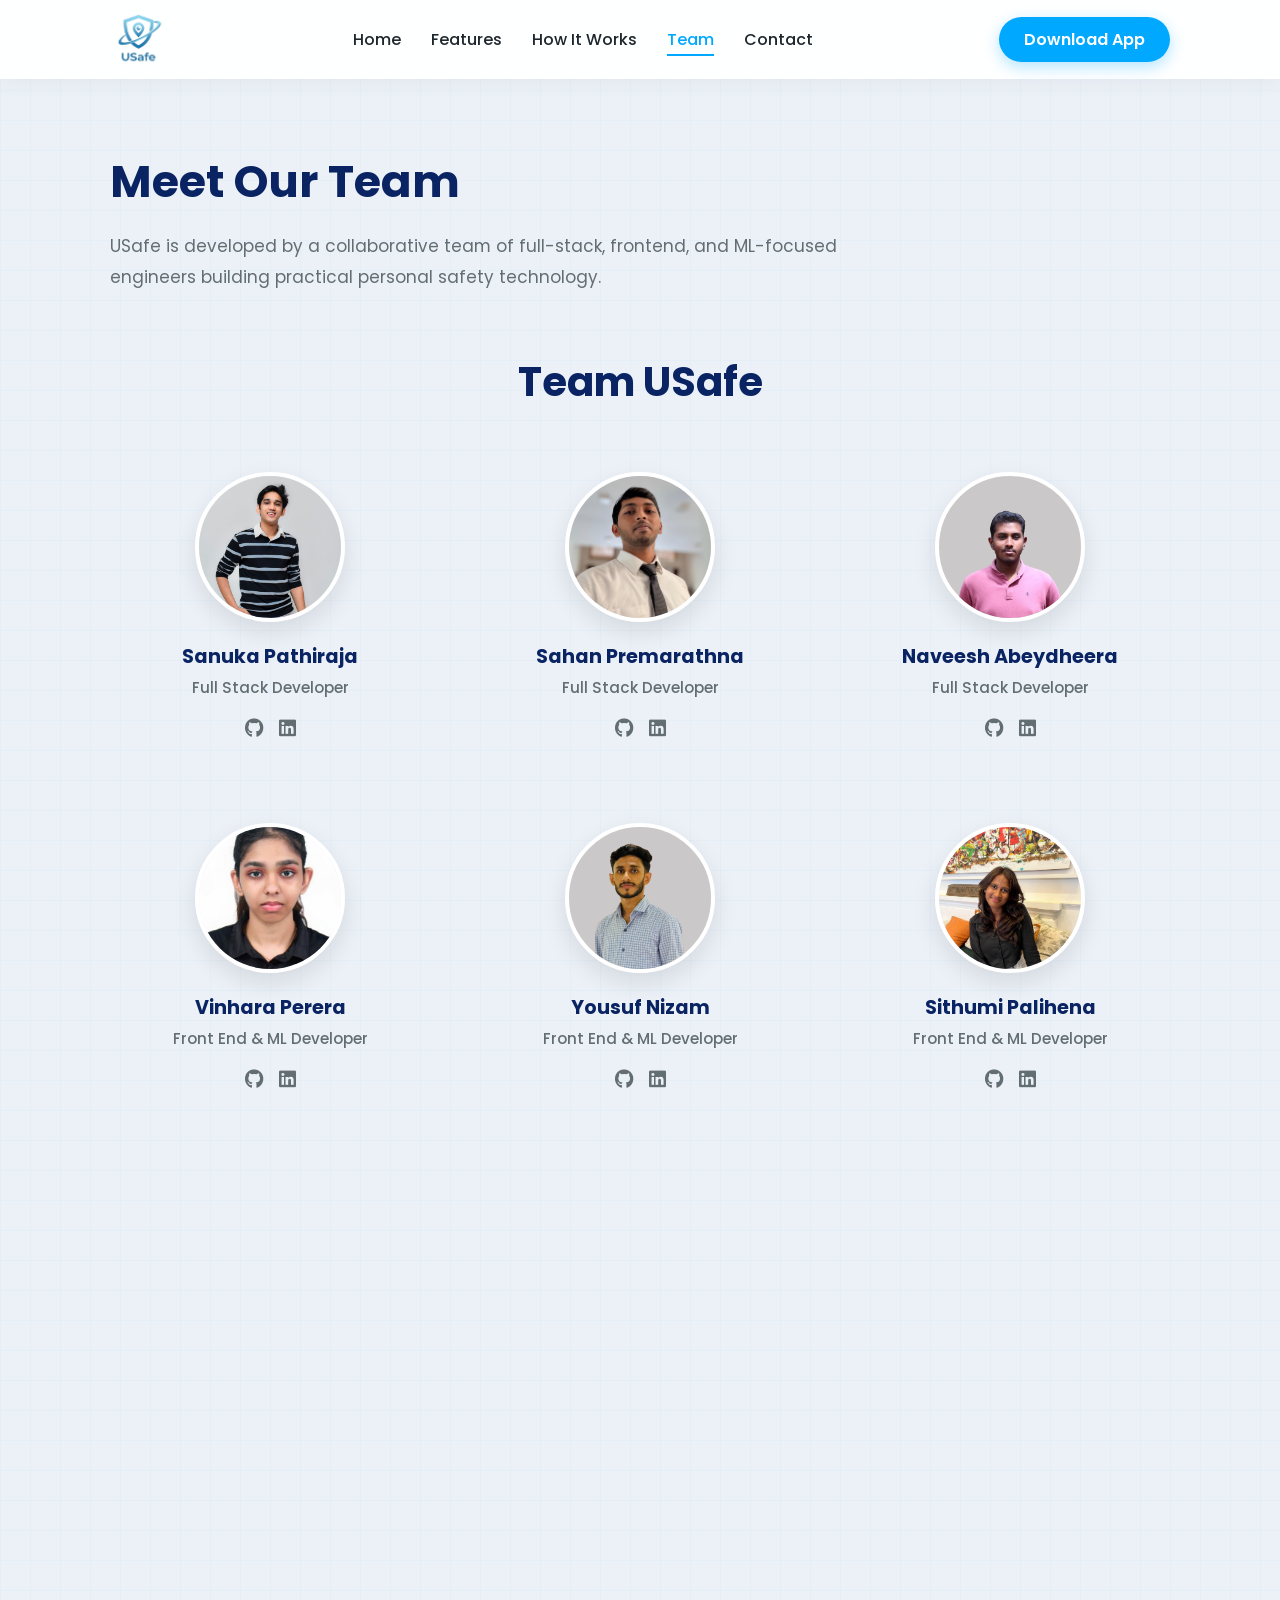
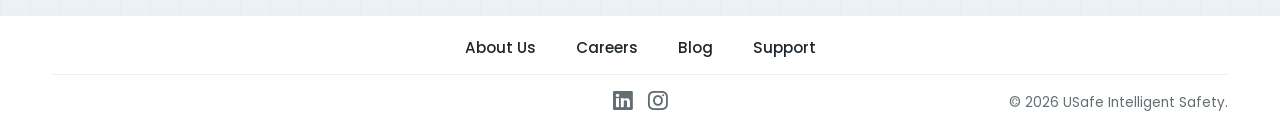
<file: team.html>
﻿<!DOCTYPE html>
<html lang="en">
<head>
    <meta charset="UTF-8">
    <meta name="viewport" content="width=device-width, initial-scale=1.0">
    <title>USafe Team | Intelligent Personal Safety</title>

    <link rel="icon" sizes="192x192" href="images/final USafe logo.jpg">
    <link rel="icon" type="image/png" sizes="32x32" href="images/final USafe logo.jpg">
    <link rel="icon" type="image/png" sizes="16x16" href="images/final USafe logo.jpg">

    <link href="https://fonts.googleapis.com/css2?family=Poppins:wght@300;400;500;600;700&display=swap" rel="stylesheet">
    <link rel="stylesheet" href="https://cdnjs.cloudflare.com/ajax/libs/font-awesome/6.4.0/css/all.min.css">

    <link rel="stylesheet" href="css/base.css">
    <link rel="stylesheet" href="css/components.css">
    <link rel="stylesheet" href="css/animations.css">
    <link rel="stylesheet" href="css/pages/team.css">
</head>
<body data-page="team">
    <nav class="navbar">
        <div class="nav-container">
            <a class="logo" href="index.html" aria-label="USafe Home">
                <img src="images/final USafe logo.jpg" alt="USafe Logo" class="nav-logo">
            </a>
            <div class="menu-toggle" id="mobile-menu" aria-label="Toggle navigation" aria-controls="nav-list">
                <i class="fas fa-bars"></i>
            </div>
            <ul class="nav-links" id="nav-list">
                <li><a href="index.html" data-page="home">Home</a></li>
                <li><a href="features.html" data-page="features">Features</a></li>
                <li><a href="how-it-works.html" data-page="how-it-works">How It Works</a></li>
                <li><a href="team.html" data-page="team">Team</a></li>
                <li><a href="contact.html" data-page="contact">Contact</a></li>
            </ul>
            <a href="#cta" class="btn-primary">Download App</a>
        </div>
    </nav>

    <main class="page-main">
        <header class="page-header reveal">
            <div class="page-header-inner">
                <h1>Meet Our Team</h1>
                <p>USafe is developed by a collaborative team of full-stack, frontend, and ML-focused engineers building practical personal safety technology.</p>
            </div>
        </header>

        <section class="developers-section reveal">
            <div class="section-container">
                <h2 class="section-title">Team USafe</h2>
                <div class="developers-grid">
                    <article class="developer-card">
                        <div class="dev-img-container"><img src="images/developer_images/sanuka.jpg" alt="Sanuka Pathiraja" class="dev-img"></div>
                        <h3>Sanuka Pathiraja</h3>
                        <p class="role">Full Stack Developer</p>
                        <div class="dev-socials">
                            <a href="https://github.com/Sanuka-Pathiraja?tab=overview&from=2026-01-01&to=2026-01-20"><i class="fab fa-github"></i></a>
                            <a href="https://www.linkedin.com/in/sanuka-pathiraja-4539b3330/"><i class="fab fa-linkedin"></i></a>
                        </div>
                    </article>
                    <article class="developer-card">
                        <div class="dev-img-container"><img src="images/developer_images/sahan.jpeg" alt="Sahan Premarathna" class="dev-img"></div>
                        <h3>Sahan Premarathna</h3>
                        <p class="role">Full Stack Developer</p>
                        <div class="dev-socials">
                            <a href="https://github.com/SahanPremarathna"><i class="fab fa-github"></i></a>
                            <a href="https://www.linkedin.com/in/sahan-premarathna/"><i class="fab fa-linkedin"></i></a>
                        </div>
                    </article>
                    <article class="developer-card">
                        <div class="dev-img-container"><img src="images/developer_images/naveesh.png" alt="Naveesh Abeydheera" class="dev-img"></div>
                        <h3>Naveesh Abeydheera</h3>
                        <p class="role">Full Stack Developer</p>
                        <div class="dev-socials">
                            <a href="https://github.com/Navi2004725"><i class="fab fa-github"></i></a>
                            <a href="https://www.linkedin.com/in/naveesh-abeydheera-a92511332/"><i class="fab fa-linkedin"></i></a>
                        </div>
                    </article>
                    <article class="developer-card">
                        <div class="dev-img-container"><img src="images/developer_images/vinhara.jpg" alt="Vinhara Perera" class="dev-img"></div>
                        <h3>Vinhara Perera</h3>
                        <p class="role">Front End &amp; ML Developer</p>
                        <div class="dev-socials">
                            <a href="https://github.com/vinhara"><i class="fab fa-github"></i></a>
                            <a href="#"><i class="fab fa-linkedin"></i></a>
                        </div>
                    </article>
                    <article class="developer-card">
                        <div class="dev-img-container"><img src="images/developer_images/yousuf.png" alt="Yousuf Nazim" class="dev-img"></div>
                        <h3>Yousuf Nizam</h3>
                        <p class="role">Front End &amp; ML Developer</p>
                        <div class="dev-socials">
                            <a href="https://github.com/YousufNizam"><i class="fab fa-github"></i></a>
                            <a href="https://www.linkedin.com/in/yousuf-nizam-428b22334/"><i class="fab fa-linkedin"></i></a>
                        </div>
                    </article>
                    <article class="developer-card">
                        <div class="dev-img-container"><img src="images/developer_images/sithumi.jpg" alt="Sithumi Palihena" class="dev-img"></div>
                        <h3>Sithumi Palihena</h3>
                        <p class="role">Front End &amp; ML Developer</p>
                        <div class="dev-socials">
                            <a href="https://github.com/SithumiPalihena"><i class="fab fa-github"></i></a>
                            <a href="https://www.linkedin.com/in/sithumi-palihena-565799346/"><i class="fab fa-linkedin"></i></a>
                        </div>
                    </article>
                </div>
            </div>
        </section>
    </main>

    <footer id="cta" class="site-footer">
        <section class="cta-section reveal">
            <div class="cta-container">
                <div class="cta-col-left">
                    <img src="images/phonescreen.png" alt="USafe app screen" class="cta-phone">
                </div>
                <div class="cta-col-center">
                    <img src="images/final USafe logo.jpg" alt="USafe" class="cta-center-logo">
                </div>
                <div class="cta-col-right">
                    <h2>Ready for a safer future?</h2>
                    <p>Join thousands protected by USafe today.</p>
                    <div class="store-buttons">
                        <button class="btn-store"><i class="fab fa-apple"></i> App Store</button>
                        <button class="btn-store"><i class="fab fa-google-play"></i> Google Play</button>
                    </div>
                </div>
            </div>
        </section>

        <div class="footer-main">
            <div class="footer-container">
                <div class="footer-links-row">
                    <a href="index.html">About Us</a>
                    <a href="team.html">Careers</a>
                    <a href="features.html">Blog</a>
                    <a href="contact.html">Support</a>
                </div>
                <div class="footer-bottom-row">
                    <div class="footer-left"></div>
                    <div class="footer-center socials">
                        <a href="https://www.linkedin.com/company/team-usafe/?viewAsMember=true"><i class="fab fa-linkedin"></i></a>
                        <a href="https://www.instagram.com/itsusafe/"><i class="fab fa-instagram"></i></a>
                    </div>
                    <div class="footer-right">
                        <p>&copy; 2026 USafe Intelligent Safety.</p>
                    </div>
                </div>
            </div>
        </div>
    </footer>

    <script src="js/shared/navigation.js"></script>
    <script src="js/shared/reveal.js"></script>
</body>
</html>
</file>
<file: css/base.css>
﻿:root {
    --primary: #00A8FF;
    --dark-blue: #0A2463;
    --text-dark: #1e272e;
    --text-light: #636e72;
    --white: #ffffff;
    --bg-light: #ecf1f8;
    --yellow: #f1c40f;
    --red: #e74c3c;
    --transition: all 0.4s ease;
}

* {
    margin: 0;
    padding: 0;
    box-sizing: border-box;
    font-family: 'Poppins', sans-serif;
}

html {
    scroll-behavior: smooth;
}

body {
    background-color: var(--bg-light);
    background-image:
        linear-gradient(rgba(0, 168, 255, 0.03) 1px, transparent 1px),
        linear-gradient(90deg, rgba(0, 168, 255, 0.03) 1px, transparent 1px);
    background-size: 30px 30px;
    color: var(--text-dark);
    overflow-x: hidden;
}

a {
    text-decoration: none;
}

.section-container,
.nav-container,
.footer-container,
.cta-container,
.contact-container,
.page-header-inner {
    max-width: 1100px;
    margin: 0 auto;
    padding: 0 20px;
    width: 100%;
}

.section-title {
    font-size: 2.5rem;
    color: var(--dark-blue);
    margin-bottom: 60px;
    text-align: center;
    width: 100%;
}

.page-main {
    padding-top: 88px;
}

.page-header {
    padding: 60px 0 30px;
}

.page-header h1 {
    font-size: 2.8rem;
    color: var(--dark-blue);
    margin-bottom: 16px;
}

.page-header p {
    max-width: 760px;
    font-size: 1.06rem;
    line-height: 1.8;
    color: var(--text-light);
}

@media (max-width: 768px) {
    .section-title {
        font-size: 2rem;
        margin-bottom: 30px;
    }

    .page-main {
        padding-top: 78px;
    }

    .page-header {
        padding: 44px 0 20px;
    }

    .page-header h1 {
        font-size: 2.1rem;
    }
}

@media (max-width: 480px) {
    .section-title {
        font-size: 1.6rem;
    }

    .page-header h1 {
        font-size: 1.8rem;
    }
}
</file>
<file: css/components.css>
﻿/*
  Components entrypoint.
  Keep page HTML stable by importing feature-scoped component styles here.
*/
@import url('./components/buttons.css');
@import url('./components/navigation.css');
@import url('./components/primitives.css');
@import url('./components/cta.css');
@import url('./components/footer.css');
</file>
<file: css/animations.css>
﻿.reveal {
    opacity: 0;
    transform: translate3d(0, 40px, 0) scale(0.92);
    filter: blur(6px);
    transition-property: opacity, transform, filter, box-shadow;
    transition-duration: var(--reveal-duration, 820ms);
    transition-timing-function: cubic-bezier(0.22, 1, 0.36, 1);
    transition-delay: var(--reveal-delay, 0ms);
    will-change: opacity, transform, filter;
}

.reveal.show {
    opacity: 1;
    transform: translate3d(0, 0, 0) scale(1);
    filter: blur(0);
}

.reveal.pop-card {
    transform: translate3d(0, 40px, 0) scale(0.92);
}

.reveal.pop-card.show {
    box-shadow: 0 14px 32px rgba(10, 36, 99, 0.12), 0 4px 12px rgba(10, 36, 99, 0.08);
    animation: revealFloat 6.8s ease-in-out 0.9s infinite;
}

@keyframes revealFloat {
    0% { transform: translate3d(0, 0, 0) scale(1); }
    25% { transform: translate3d(0, -2px, 0) scale(1); }
    50% { transform: translate3d(0, 3px, 0) scale(1); }
    75% { transform: translate3d(0, -1px, 0) scale(1); }
    100% { transform: translate3d(0, 0, 0) scale(1); }
}

@media (prefers-reduced-motion: reduce) {
    .reveal,
    .reveal.pop-card,
    .reveal.show {
        opacity: 1;
        transform: none;
        filter: none;
        transition: none;
        animation: none;
        will-change: auto;
        box-shadow: none;
    }
}
</file>
<file: css/pages/home.css>
.hero-section {
    height: 120vh;
    width: 100%;
    margin-top: 0;
    padding-top: 60px;
    display: flex;
    align-items: center;
    justify-content: center;
    position: relative;
    overflow: hidden;
    text-align: center;
    background: #050d1a url("../../images/homeAndSplash/pre_load_hero_bg.webp") center / cover no-repeat;
}

.hero-video {
    position: absolute;
    top: 0;
    left: 0;
    width: 100%;
    height: 100%;
    object-fit: cover;
    z-index: 0;
    opacity: 0;
    transition: opacity 0.45s ease;
}

.hero-section.video-ready .hero-video {
    opacity: 1;
}

.hero-overlay {
    position: absolute;
    inset: 0;
    background: linear-gradient(
        160deg,
        rgba(5, 13, 26, 0.65) 0%,
        rgba(5, 13, 26, 0.5) 50%,
        rgba(5, 13, 26, 0.72) 100%
    );
    z-index: 1;
}

.hero-content {
    position: relative;
    z-index: 2;
    max-width: 900px;
    padding: 0 20px;
    display: flex;
    flex-direction: column;
    align-items: center;
    color: white;
    position: sticky;
    top: 18vh;
}

.hero-content h1 {
    font-size: 4rem;
    line-height: 1.1;
    margin-bottom: 25px;
    font-weight: 700;
}

.hero-content p {
    font-size: 1.3rem;
    margin-bottom: 40px;
    opacity: 0.95;
    max-width: 600px;
}

.hero-copy {
    --hero-title-scale: 1;
    --hero-subtitle-scale: 1;
    --hero-title-glow: rgba(229, 209, 250, 0.45);
    --hero-subtitle-glow: rgba(163, 156, 244, 0.75);
    overflow: visible;
}

.hero-copy h1 {
    transform: translateZ(0) scale(var(--hero-title-scale));
    transform-origin: center center;
    will-change: transform;
    -webkit-text-stroke: 0.7px rgba(229, 209, 250, 0.2);
    text-shadow:
        0 0 5px rgba(229, 209, 250, 0.24),
        0 0 12px var(--hero-title-glow),
        0 0 24px rgba(163, 156, 244, 0.24);
    animation: heroTitleGlow 3.2s ease-in-out infinite;
}

.hero-copy p {
    transform: translateZ(0) scale(var(--hero-subtitle-scale));
    transform-origin: center center;
    will-change: transform;
    -webkit-text-stroke: 0.55px rgba(229, 209, 250, 0.22);
    text-shadow:
        0 0 6px rgba(229, 209, 250, 0.26),
        0 0 14px var(--hero-subtitle-glow),
        0 0 28px rgba(163, 156, 244, 0.28);
    animation: heroSubtitleGlow 4.2s ease-in-out infinite;
}

.hero-title-radar {
    --radar-size: clamp(210px, 28vw, 340px);
    --radar-field-scale: 1.43;
    --radar-duration: 4.2s;
    --radar-cyan: rgba(84, 227, 255, 0.82);
    --radar-blue: rgba(0, 168, 255, 0.68);
    --radar-start-scale: 0.35;
    --radar-end-scale: 1.25;
    position: relative;
    display: inline-grid;
    place-items: center;
    isolation: isolate;
    width: fit-content;
    overflow: visible;
}

.hero-title-radar h1 {
    position: relative;
    z-index: 3;
}

.radar-field {
    position: absolute;
    left: 50%;
    top: 50%;
    width: calc(var(--radar-size) * var(--radar-field-scale));
    height: calc(var(--radar-size) * var(--radar-field-scale));
    transform: translate(-50%, -50%);
    overflow: hidden;
    border-radius: 50%;
    z-index: 1;
    pointer-events: none;
}

.radar-field::before {
    content: "";
    position: absolute;
    left: 50%;
    top: 50%;
    width: calc(var(--radar-size) * 0.72);
    height: calc(var(--radar-size) * 0.72);
    border-radius: 50%;
    transform: translate(-50%, -50%);
    border: 1px solid rgba(84, 227, 255, 0.22);
    box-shadow: 0 0 20px rgba(0, 168, 255, 0.1);
    z-index: 0;
}

.radar-center-glow,
.radar-ring {
    position: absolute;
    left: 50%;
    top: 50%;
    pointer-events: none;
    transform: translate(-50%, -50%) translateZ(0);
}

.radar-center-glow {
    width: calc(var(--radar-size) * 0.46);
    height: calc(var(--radar-size) * 0.46);
    border-radius: 50%;
    z-index: 0;
    background: radial-gradient(circle, rgba(84, 227, 255, 0.22) 0%, rgba(0, 168, 255, 0.14) 45%, rgba(0, 168, 255, 0) 80%);
    filter: blur(2px);
}

.radar-ring {
    width: var(--radar-size);
    height: var(--radar-size);
    border-radius: 50%;
    z-index: 1;
    border: 2px solid rgba(84, 227, 255, 0.42);
    box-shadow: 0 0 0 1px rgba(0, 168, 255, 0.2) inset, 0 0 28px rgba(0, 168, 255, 0.16);
    opacity: 0;
    will-change: transform, opacity;
    animation: heroRadarPulse var(--radar-duration) cubic-bezier(0.22, 1, 0.36, 1) infinite;
}

.radar-ring-extra {
    animation-play-state: paused;
    opacity: 0;
}

.hero-title-radar.is-scrolling .radar-ring-extra {
    animation-play-state: running;
}

.radar-ring.ring-1 { animation-delay: 0s; }
.radar-ring.ring-2 { animation-delay: calc(var(--radar-duration) / -6); }
.radar-ring.ring-3 { animation-delay: calc((var(--radar-duration) * -2) / 6); }
.radar-ring.ring-4 { animation-delay: calc((var(--radar-duration) * -3) / 6); }
.radar-ring.ring-5 { animation-delay: calc((var(--radar-duration) * -4) / 6); }
.radar-ring.ring-6 { animation-delay: calc((var(--radar-duration) * -5) / 6); }

.btn-learn-more {
    background: var(--primary);
    color: white;
    font-size: 1.1rem;
    padding: 15px 40px;
    border: 2px solid var(--primary);
    gap: 8px;
}

.btn-learn-more:hover {
    background: transparent;
    border-color: white;
    transform: translateY(-5px);
}

.problem-goal-section,
.home-features-preview,
.home-timeline-preview,
.home-team-preview,
.home-contact-preview,
.about-section {
    padding: 100px 0;
}

.goal-header {
    max-width: 800px;
    margin: 0 auto 60px auto;
    text-align: center;
}

.goal-description {
    font-size: 1.1rem;
    color: var(--text-light);
    line-height: 1.8;
}

.goals-grid {
    display: grid;
    grid-template-columns: repeat(auto-fit, minmax(350px, 1fr));
    gap: 30px;
}

.goal-card {
    background: white;
    padding: 30px;
    border-radius: 15px;
    box-shadow: 0 5px 20px rgba(0, 0, 0, 0.03);
    border: 1px solid rgba(0, 0, 0, 0.03);
    display: flex;
    align-items: flex-start;
    gap: 20px;
    transition: var(--transition);
}

.goal-card:hover {
    transform: translateY(-5px);
    box-shadow: 0 15px 30px rgba(0, 0, 0, 0.08);
}

.goal-icon-box {
    flex-shrink: 0;
    width: 50px;
    height: 50px;
    color: var(--primary);
    border: 2px solid rgba(0, 168, 255, 0.2);
    border-radius: 12px;
    display: flex;
    align-items: center;
    justify-content: center;
    font-size: 1.2rem;
    background: white;
}

.goal-content h3 {
    font-size: 1.1rem;
    font-weight: 700;
    margin-bottom: 10px;
}

.goal-content p {
    font-size: 0.9rem;
    color: var(--text-light);
    line-height: 1.6;
}

.goals-section {
    --goals-duration: 820ms;
    --goals-ease: cubic-bezier(0.22, 1, 0.36, 1);
    --goals-left-distance: -160px;
    --goals-right-distance: 160px;
    --goals-stagger-step: 85ms;
}

.goals-section .goal-card {
    opacity: 0;
    transform: translate3d(0, 0, 0) scale(0.95);
    transition: transform var(--goals-duration) var(--goals-ease), opacity calc(var(--goals-duration) - 160ms) ease-out;
}

.goals-section .goal-card.from-left {
    transform: translate3d(var(--goals-left-distance), 0, 0) scale(0.95);
}

.goals-section .goal-card.from-right {
    transform: translate3d(var(--goals-right-distance), 0, 0) scale(0.95);
}

.goals-section .goal-card:nth-child(1) { --goal-stagger: 0ms; }
.goals-section .goal-card:nth-child(2) { --goal-stagger: calc(var(--goals-stagger-step) * 1); }
.goals-section .goal-card:nth-child(3) { --goal-stagger: calc(var(--goals-stagger-step) * 2); }
.goals-section .goal-card:nth-child(4) { --goal-stagger: calc(var(--goals-stagger-step) * 3); }

.goals-section.is-transitioning.in-view .goal-card {
    transition-delay: var(--goal-stagger, 0ms);
}

.goals-section.in-view .goal-card {
    opacity: 1;
    transform: translate3d(0, 0, 0) scale(1);
}

.about-grid {
    display: grid;
    grid-template-columns: 1fr 1fr;
    gap: 60px;
    align-items: center;
}

.about-text p {
    font-size: 1.05rem;
    color: var(--text-light);
    line-height: 1.8;
    margin-bottom: 20px;
}

.home-section-head {
    text-align: center;
    max-width: 760px;
    margin: 0 auto 42px;
}

.home-section-head p {
    color: var(--text-light);
    line-height: 1.8;
}

.home-contact-preview .contact-preview-shell {
    background: #fff;
    border-radius: 20px;
    padding: 35px;
    border: 1px solid rgba(0, 0, 0, 0.04);
    box-shadow: 0 10px 30px rgba(0, 0, 0, 0.05);
    display: flex;
    justify-content: space-between;
    align-items: center;
    gap: 30px;
}

.home-contact-preview .contact-preview-shell p {
    color: var(--text-light);
    line-height: 1.7;
    max-width: 650px;
}

@keyframes heroRadarPulse {
    0% { transform: translate(-50%, -50%) scale(var(--radar-start-scale)); opacity: 0; border-color: var(--radar-cyan); }
    16% { opacity: 0.42; }
    70% { opacity: 0.16; border-color: var(--radar-blue); }
    100% { transform: translate(-50%, -50%) scale(var(--radar-end-scale)); opacity: 0; }
}

@keyframes heroTitleGlow {
    0%, 100% {
        text-shadow: 0 0 4px rgba(229, 209, 250, 0.2), 0 0 11px rgba(229, 209, 250, 0.38), 0 0 20px rgba(163, 156, 244, 0.2);
    }
    50% {
        text-shadow: 0 0 7px rgba(229, 209, 250, 0.32), 0 0 16px rgba(229, 209, 250, 0.55), 0 0 32px rgba(163, 156, 244, 0.3);
    }
}

@keyframes heroSubtitleGlow {
    0%, 100% {
        text-shadow: 0 0 5px rgba(229, 209, 250, 0.24), 0 0 12px rgba(163, 156, 244, 0.34), 0 0 24px rgba(163, 156, 244, 0.2);
    }
    50% {
        text-shadow: 0 0 8px rgba(229, 209, 250, 0.36), 0 0 18px rgba(163, 156, 244, 0.56), 0 0 34px rgba(163, 156, 244, 0.3);
    }
}

@media (max-width: 1024px) {
    .hero-content h1 {
        font-size: 3rem;
    }
}

@media (max-width: 768px) {
    .hero-section {
        height: 108vh;
        padding-top: 80px;
    }

    .hero-content {
        top: 16vh;
    }

    .hero-content h1 {
        font-size: 2.2rem;
    }

    .hero-content p {
        font-size: 1.1rem;
    }

    .problem-goal-section,
    .home-features-preview,
    .home-timeline-preview,
    .home-team-preview,
    .home-contact-preview,
    .about-section {
        padding: 60px 0;
    }

    .goal-header {
        margin-bottom: 30px;
    }

    .goals-grid,
    .about-grid {
        grid-template-columns: 1fr;
        gap: 25px;
    }

    .home-contact-preview .contact-preview-shell {
        flex-direction: column;
        align-items: flex-start;
        padding: 24px;
    }

    .goals-section {
        --goals-duration: 700ms;
        --goals-left-distance: -90px;
        --goals-right-distance: 90px;
        --goals-stagger-step: 60ms;
    }
}

@media (prefers-reduced-motion: reduce) {
    .hero-copy,
    .hero-copy h1,
    .hero-copy p,
    .radar-ring,
    .radar-center-glow,
    .goals-section .goal-card,
    .goals-section.in-view .goal-card {
        animation: none;
        transition: none;
        transform: none;
        opacity: 1;
    }
}
</file>
<file: css/pages/home-splash.css>
body.home-splash-lock {
    overflow: hidden;
    overflow-x: hidden;
    overscroll-behavior: none;
}

html.home-splash-active,
html.home-splash-active body {
    overflow: hidden;
    overflow-x: hidden;
    overscroll-behavior: none;
    height: 100%;
}

html.home-splash-pending body[data-page="home"] {
    overflow: hidden;
    overflow-x: hidden;
}

html.home-splash-pending body[data-page="home"] > * {
    visibility: hidden;
}

html.home-splash-pending body[data-page="home"]::before {
    content: "";
    position: fixed;
    inset: 0;
    z-index: 3999;
    pointer-events: none;
    background:
        linear-gradient(
            160deg,
            rgba(5, 13, 26, 0.48) 0%,
            rgba(5, 13, 26, 0.36) 50%,
            rgba(5, 13, 26, 0.56) 100%
        ),
        #050d1a url("../../images/homeAndSplash/pre_load_hero_bg.webp") center / cover no-repeat;
}

html.home-splash-pending body[data-page="home"] > #home-splash {
    visibility: visible;
}

body.home-nav-ready .navbar {
    transform: translate3d(0, -120%, 0);
    opacity: 0;
    transition:
        transform 0.72s cubic-bezier(0.22, 1, 0.36, 1),
        opacity 0.52s ease;
    will-change: transform, opacity;
}

body.home-nav-ready.home-nav-show .navbar {
    transform: translate3d(0, 0, 0);
    opacity: 1;
}

body.home-hero-seq .hero-copy,
body.home-hero-seq .btn-learn-more {
    opacity: 0;
    pointer-events: none;
}

body.home-hero-seq .hero-copy {
    transform: translate3d(0, 10px, 0) scale(0.995);
    filter: blur(1px);
    transition:
        opacity 0.34s cubic-bezier(0.22, 1, 0.36, 1),
        transform 0.46s cubic-bezier(0.22, 1, 0.36, 1),
        filter 0.34s ease;
}

body.home-hero-seq.home-nav-show .hero-copy {
    opacity: 1;
    transform: translate3d(0, 0, 0) scale(1);
    filter: blur(0);
}

body.home-hero-seq .btn-learn-more {
    transform: translate3d(0, 16px, 0) scale(0.975);
    filter: blur(2px);
    transition:
        opacity 0.52s cubic-bezier(0.22, 1, 0.36, 1),
        transform 0.62s cubic-bezier(0.22, 1, 0.36, 1),
        filter 0.52s ease;
}

body.home-hero-seq.home-hero-button-show .btn-learn-more {
    opacity: 1;
    transform: translate3d(0, 0, 0) scale(1);
    filter: blur(0);
    pointer-events: auto;
}

#home-splash {
    --fill-duration: 2200ms;
    --ring-size: clamp(200px, 34vmin, 280px);
    --btn-size: clamp(120px, 20vmin, 170px);
    --primary: #3eb8ff;
    --primary-dim: rgba(62, 184, 255, 0.15);
    --dark: #050d1a;
    --white: #ffffff;
    --off-white: rgba(255, 255, 255, 0.88);
    --muted: rgba(255, 255, 255, 0.38);
    --ease-out-expo: cubic-bezier(0.16, 1, 0.3, 1);
    --ease-smooth: cubic-bezier(0.22, 1, 0.36, 1);

    position: fixed;
    inset: 0;
    z-index: 4000;
    pointer-events: all;
    display: flex;
    align-items: center;
    justify-content: center;
    font-family: "Poppins", sans-serif;
    overscroll-behavior: none;
    touch-action: none;
}

#home-splash-curtain {
    position: absolute;
    inset: 0;
    will-change: opacity;
    opacity: 1;
}

#home-splash-curtain-overlay {
    position: absolute;
    inset: 0;
    background: linear-gradient(
        160deg,
        rgba(5, 13, 26, 0.48) 0%,
        rgba(5, 13, 26, 0.36) 50%,
        rgba(5, 13, 26, 0.56) 100%
    );
}

#home-splash.revealing #home-splash-control,
#home-splash.revealing #home-splash-status,
#home-splash.revealing #home-splash-wordmark,
#home-splash.revealing #home-splash-bottom {
    transition: opacity 0.45s ease;
    opacity: 0;
}

#home-splash.revealing #home-splash-curtain {
    transition: opacity 1.0s cubic-bezier(0.4, 0, 0.2, 1) 0.05s;
    opacity: 0;
}

#home-splash.done {
    pointer-events: none;
    visibility: hidden;
}

#home-splash-wordmark {
    position: absolute;
    top: clamp(1.5rem, 3vw, 2.5rem);
    left: clamp(1.5rem, 3vw, 2.5rem);
    z-index: 4002;
    font-size: clamp(0.7rem, 1vw, 0.8rem);
    font-weight: 600;
    letter-spacing: 0.28em;
    text-transform: uppercase;
    color: var(--primary);
}

#home-splash-status {
    position: absolute;
    top: clamp(1.5rem, 3vw, 2.5rem);
    right: clamp(1.5rem, 3vw, 2.5rem);
    z-index: 4002;
    display: flex;
    align-items: center;
    gap: 8px;
}

.home-splash-live-dot {
    width: 5px;
    height: 5px;
    border-radius: 50%;
    background: var(--primary);
    flex-shrink: 0;
    animation: homeSplashLivePulse 1.4s ease-in-out infinite;
}

@keyframes homeSplashLivePulse {
    0%,
    100% {
        opacity: 1;
        transform: scale(1);
    }
    50% {
        opacity: 0.3;
        transform: scale(0.7);
    }
}

#home-splash-status-text {
    font-size: clamp(0.6rem, 0.75vw, 0.7rem);
    letter-spacing: 0.28em;
    text-transform: uppercase;
    color: var(--muted);
    font-weight: 400;
    white-space: nowrap;
}

#home-splash-control {
    position: relative;
    z-index: 4002;
    display: flex;
    flex-direction: column;
    align-items: center;
    gap: clamp(1.8rem, 3.5vmin, 2.8rem);
}

#home-splash-top-label {
    font-size: clamp(0.6rem, 0.85vw, 0.72rem);
    letter-spacing: 0.36em;
    text-transform: uppercase;
    color: var(--muted);
    font-weight: 400;
    text-align: center;
    transition: opacity 0.3s ease;
}

#home-splash-control.filling #home-splash-top-label {
    opacity: 0;
}

#home-splash-ring-wrap {
    position: relative;
    width: var(--ring-size);
    height: var(--ring-size);
    display: flex;
    align-items: center;
    justify-content: center;
}

.home-splash-pulse-ring {
    position: absolute;
    inset: 0;
    border-radius: 50%;
    border: 1px solid rgba(62, 184, 255, 0.25);
    animation: homeSplashPulseExpand 2.8s ease-out infinite;
    opacity: 0;
    will-change: transform, opacity;
    pointer-events: none;
}

.home-splash-pulse-ring:nth-child(2) {
    animation-delay: 0.93s;
}

.home-splash-pulse-ring:nth-child(3) {
    animation-delay: 1.86s;
}

@keyframes homeSplashPulseExpand {
    0% {
        transform: scale(1);
        opacity: 0.5;
    }
    80% {
        transform: scale(1.28);
        opacity: 0;
    }
    100% {
        transform: scale(1.28);
        opacity: 0;
    }
}

#home-splash-control.filling .home-splash-pulse-ring {
    animation-play-state: paused;
    opacity: 0 !important;
}

#home-splash-ring-svg {
    position: absolute;
    inset: 0;
    width: 100%;
    height: 100%;
    transform: rotate(-90deg);
}

#home-splash-ring-track {
    fill: none;
    stroke: rgba(62, 184, 255, 0.12);
    stroke-linecap: round;
}

#home-splash-ring-progress {
    fill: none;
    stroke: var(--primary);
    stroke-linecap: round;
    will-change: stroke-dashoffset;
    transition: stroke-dashoffset var(--fill-duration) linear;
    filter: drop-shadow(0 0 6px rgba(62, 184, 255, 0.5));
}

#home-splash-ring-progress.idle {
    transition: none;
}

#home-splash-btn {
    position: relative;
    width: var(--btn-size);
    height: var(--btn-size);
    border-radius: 50%;
    background: rgba(255, 255, 255, 0.97);
    border: none;
    cursor: pointer;
    outline: none;
    -webkit-tap-highlight-color: transparent;
    touch-action: manipulation;
    user-select: none;
    display: flex;
    flex-direction: column;
    align-items: center;
    justify-content: center;
    gap: clamp(4px, 0.7vmin, 7px);
    box-shadow:
        0 0 0 1px rgba(62, 184, 255, 0.3),
        0 0 0 5px rgba(255, 255, 255, 0.08),
        0 8px 40px rgba(0, 0, 0, 0.28),
        0 0 60px rgba(62, 184, 255, 0.08);
    transition: transform 0.22s var(--ease-smooth), box-shadow 0.22s ease;
}

#home-splash-btn:hover {
    box-shadow:
        0 0 0 1px rgba(62, 184, 255, 0.5),
        0 0 0 5px rgba(255, 255, 255, 0.1),
        0 8px 40px rgba(0, 0, 0, 0.28),
        0 0 70px rgba(62, 184, 255, 0.15);
}

#home-splash-btn.pressed {
    transform: scale(0.94);
}

#home-splash-btn-text {
    font-family: "DM Sans", sans-serif;
    font-size: clamp(1.5rem, 3.6vmin, 2.2rem);
    font-weight: 500;
    letter-spacing: 0.22em;
    color: rgba(10, 36, 99, 0.88);
    line-height: 1;
    text-indent: 0.22em;
    transition: opacity 0.3s ease;
}

#home-splash-btn-tap {
    font-family: "DM Sans", sans-serif;
    font-size: clamp(0.44rem, 0.8vmin, 0.58rem);
    font-weight: 400;
    letter-spacing: 0.26em;
    text-transform: uppercase;
    color: rgba(5, 13, 26, 0.42);
    line-height: 1;
    text-indent: 0.26em;
    transition: opacity 0.25s ease;
}

#home-splash-btn-active {
    position: absolute;
    bottom: 20%;
    font-family: "DM Sans", sans-serif;
    font-size: clamp(0.4rem, 0.78vmin, 0.52rem);
    font-weight: 400;
    letter-spacing: 0.32em;
    text-transform: uppercase;
    color: var(--primary);
    text-indent: 0.32em;
    opacity: 0;
    pointer-events: none;
}

@keyframes homeSplashBlink {
    0%,
    100% {
        opacity: 1;
    }
    50% {
        opacity: 0;
    }
}

#home-splash-control.filling #home-splash-btn-tap {
    opacity: 0;
}

#home-splash-control.filling #home-splash-btn-active {
    opacity: 1;
    animation: homeSplashBlink 0.9s step-end infinite;
}

#home-splash-hint {
    font-size: clamp(0.58rem, 0.82vw, 0.68rem);
    letter-spacing: 0.26em;
    text-transform: uppercase;
    color: rgba(255, 255, 255, 0.22);
    font-weight: 400;
    text-align: center;
    transition: opacity 0.4s ease;
}

#home-splash-control.filling #home-splash-hint {
    opacity: 0;
}

#home-splash-bottom {
    position: absolute;
    bottom: clamp(1.5rem, 3vw, 2.5rem);
    left: clamp(1.5rem, 3vw, 2.5rem);
    right: clamp(1.5rem, 3vw, 2.5rem);
    z-index: 4002;
    display: flex;
    justify-content: space-between;
    align-items: flex-end;
}

.home-splash-stat {
    text-align: left;
}

.home-splash-stat.right {
    text-align: right;
}

.home-splash-stat-num {
    font-size: clamp(1.3rem, 2.2vw, 1.7rem);
    font-weight: 600;
    color: rgba(255, 255, 255, 0.9);
    line-height: 1;
    margin-bottom: 0.25rem;
}

.home-splash-safe-word {
    font-size: 1.18em;
    color: var(--primary);
}

.home-splash-stat-label {
    font-size: clamp(0.58rem, 0.78vw, 0.68rem);
    font-weight: 400;
    letter-spacing: 0.22em;
    text-transform: uppercase;
    color: var(--muted);
}

@media (prefers-reduced-motion: reduce) {
    body.home-hero-seq .hero-copy,
    body.home-hero-seq .btn-learn-more {
        transition-duration: 0.22s;
        filter: none;
    }

    body.home-nav-ready .navbar {
        transition-duration: 0.24s;
    }

    .home-splash-pulse-ring,
    .home-splash-live-dot {
        animation: none;
    }

    #home-splash-btn-active {
        animation: none;
    }

    #home-splash.revealing #home-splash-curtain {
        transition-duration: 0.35s;
    }

    #home-splash-ring-progress {
        transition-duration: 0.7s !important;
    }
}
</file>
<file: css/pages/home-splash-mobile.css>
@media (max-width: 768px) {
    html,
    body,
    body.home-splash-lock {
        overflow-x: hidden;
    }

    #home-splash,
    #home-splash * {
        box-sizing: border-box;
    }

    #home-splash {
        --ring-size: clamp(172px, 52vw, 228px);
        --btn-size: clamp(106px, 34vw, 142px);
        position: fixed;
        inset: 0;
        width: 100%;
        min-height: 100dvh;
        padding: 0;
        overflow: hidden;
        display: block;
    }

    #home-splash-curtain,
    #home-splash-curtain-overlay {
        position: absolute;
        inset: 0;
        width: 100%;
        height: 100%;
    }

    #home-splash-wordmark,
    #home-splash-status {
        top: calc(env(safe-area-inset-top) + 12px);
        z-index: 4003;
    }

    #home-splash-wordmark {
        left: calc(env(safe-area-inset-left) + 14px);
        max-width: 45vw;
        overflow: hidden;
        text-overflow: ellipsis;
        white-space: nowrap;
        letter-spacing: 0.22em;
    }

    #home-splash-status {
        right: calc(env(safe-area-inset-right) + 14px);
        left: auto;
        max-width: min(54vw, 220px);
        min-width: 0;
        display: flex;
        align-items: flex-start;
        justify-content: flex-end;
        gap: 6px;
        overflow: hidden;
    }

    .home-splash-live-dot {
        margin-top: 0.32em;
        flex: 0 0 5px;
    }

    #home-splash-status-text {
        display: block;
        min-width: 0;
        max-width: 100%;
        font-size: clamp(0.5rem, 1.8vw, 0.62rem);
        letter-spacing: 0.12em;
        line-height: 1.35;
        white-space: normal;
        overflow-wrap: anywhere;
        text-align: right;
    }

    #home-splash-control {
        position: absolute;
        left: 50%;
        top: 50%;
        transform: translate(-50%, -50%);
        width: min(92vw, 360px);
        margin: 0;
        padding: 0 10px;
        gap: 1.15rem;
        align-items: center;
        text-align: center;
    }

    #home-splash-ring-wrap {
        margin: 0 auto;
    }

    #home-splash-top-label {
        width: 100%;
        text-align: center;
        font-size: 0.58rem;
        letter-spacing: 0.24em;
    }

    #home-splash-btn-text {
        font-size: clamp(1.35rem, 6.7vw, 1.95rem);
    }

    #home-splash-btn-tap {
        font-size: clamp(0.4rem, 1.9vw, 0.52rem);
        letter-spacing: 0.2em;
    }

    #home-splash-btn-active {
        font-size: clamp(0.37rem, 1.7vw, 0.48rem);
        letter-spacing: 0.24em;
    }

    #home-splash-hint {
        width: 100%;
        max-width: 300px;
        margin: 0 auto;
        font-size: 0.55rem;
        letter-spacing: 0.17em;
        line-height: 1.45;
        text-align: center;
    }

    #home-splash-bottom {
        left: calc(env(safe-area-inset-left) + 14px);
        right: calc(env(safe-area-inset-right) + 14px);
        bottom: calc(env(safe-area-inset-bottom) + 12px);
        width: auto;
        gap: 10px;
    }

    .home-splash-stat {
        min-width: 0;
    }

    .home-splash-stat-num {
        font-size: clamp(1.02rem, 4.8vw, 1.3rem);
    }

    .home-splash-stat-label {
        font-size: 0.5rem;
        letter-spacing: 0.14em;
    }
}

@media (max-width: 480px) {
    #home-splash {
        --ring-size: clamp(160px, 58vw, 200px);
        --btn-size: clamp(100px, 36vw, 126px);
    }

    #home-splash-wordmark {
        max-width: 42vw;
    }

    #home-splash-status {
        max-width: min(50vw, 180px);
    }

    #home-splash-control {
        width: min(94vw, 320px);
    }

    #home-splash-bottom {
        flex-direction: column;
        align-items: center;
        text-align: center;
        gap: 8px;
    }

    .home-splash-stat,
    .home-splash-stat.right {
        text-align: center;
    }
}

@media (max-width: 768px) and (max-height: 740px) {
    #home-splash-control {
        top: 48%;
    }

    #home-splash-bottom {
        bottom: calc(env(safe-area-inset-bottom) + 8px);
    }
}
</file>
<file: css/pages/contact.css>
﻿.contact-section {
    padding: 30px 0 100px;
}

.contact-container {
    display: flex;
    justify-content: space-between;
    align-items: center;
    gap: 60px;
}

.contact-form-card {
    background: white;
    padding: 40px;
    border-radius: 20px;
    box-shadow: 0 10px 30px rgba(0, 0, 0, 0.05);
    flex: 1.2;
}

.contact-form-card h2 {
    font-size: 2rem;
    margin-bottom: 30px;
    color: var(--dark-blue);
}

.form-row {
    display: flex;
    gap: 20px;
    margin-bottom: 20px;
}

input,
textarea {
    width: 100%;
    padding: 15px;
    border: 1px solid #eee;
    border-radius: 10px;
    background: #f9f9f9;
    font-size: 0.95rem;
    outline: none;
    transition: var(--transition);
}

.full-width {
    margin-bottom: 20px;
}

textarea {
    resize: none;
    margin-bottom: 25px;
}

input:focus,
textarea:focus {
    border-color: var(--primary);
    background: white;
}

.contact-info {
    flex: 1;
}

.contact-info h2 {
    font-size: 2.2rem;
    margin-bottom: 10px;
    color: var(--dark-blue);
}

.contact-subtext {
    color: var(--text-light);
    margin-bottom: 40px;
}

.info-item {
    display: flex;
    align-items: center;
    gap: 20px;
    margin-bottom: 30px;
}

.info-icon {
    width: 50px;
    height: 50px;
    background: black;
    color: white;
    border-radius: 50%;
    display: flex;
    align-items: center;
    justify-content: center;
    font-size: 1.2rem;
}

.info-details {
    display: flex;
    flex-direction: column;
}

.info-details .label {
    font-size: 0.9rem;
    color: var(--text-light);
}

.info-details .value {
    font-size: 1.1rem;
    font-weight: 600;
    color: var(--text-dark);
}

@media (max-width: 768px) {
    .contact-section {
        padding-bottom: 60px;
    }

    .contact-container {
        flex-direction: column-reverse;
        gap: 40px;
    }

    .contact-form-card {
        width: 100%;
        padding: 25px;
    }

    .form-row {
        flex-direction: column;
        gap: 15px;
    }
}
</file>
<file: css/pages/features.css>
﻿.features-section {
    padding: 30px 0 100px;
}

.features-grid {
    display: grid;
    grid-template-columns: repeat(auto-fit, minmax(300px, 1fr));
    gap: 40px;
}

.feature-card {
    background: var(--white);
    padding: 40px;
    border-radius: 20px;
    border: 1px solid rgba(0, 0, 0, 0.05);
    transition: var(--transition);
    box-shadow: 0 5px 20px rgba(0, 0, 0, 0.03);
    display: flex;
    flex-direction: column;
}

.feature-card:hover {
    transform: translateY(-15px);
    box-shadow: 0 20px 40px rgba(0, 168, 255, 0.15);
    border-color: rgba(0, 168, 255, 0.2);
}

.icon-box {
    font-size: 2.5rem;
    color: var(--primary);
    margin-bottom: 25px;
    background: rgba(0, 168, 255, 0.1);
    width: 80px;
    height: 80px;
    display: flex;
    align-items: center;
    justify-content: center;
    border-radius: 50%;
    transition: var(--transition);
}

.feature-card:hover .icon-box {
    background: var(--primary);
    color: white;
    transform: rotateY(180deg);
}

.feature-card h3 {
    margin-bottom: 15px;
    color: var(--dark-blue);
    font-size: 1.3rem;
}

.feature-card p {
    color: var(--text-light);
    line-height: 1.7;
}

@media (max-width: 768px) {
    .features-section {
        padding-bottom: 60px;
    }

    .features-grid {
        grid-template-columns: 1fr;
        gap: 25px;
    }
}
</file>
<file: css/pages/how-it-works.css>
﻿.timeline-section {
    position: relative;
    padding: 30px 0 100px;
}

.timeline {
    --timeline-progress: 0px;
    --timeline-ease: cubic-bezier(0.22, 1, 0.36, 1);
    --timeline-lane: 44px;
    --timeline-title-gap: 4px;
    --timeline-panel-gap: 12px;
    position: relative;
    max-width: 980px;
    margin: 0 auto;
}

.timeline::after {
    content: '';
    position: absolute;
    width: 4px;
    background: #dce4ee;
    top: 0;
    bottom: 0;
    left: 50%;
    transform: translateX(-50%);
    border-radius: 2px;
    z-index: 0;
}

.timeline::before {
    content: '';
    position: absolute;
    width: 4px;
    left: 50%;
    transform: translateX(-50%);
    top: 0;
    height: var(--timeline-progress);
    background: linear-gradient(180deg, #00A8FF 0%, #0A2463 100%);
    border-radius: 2px;
    box-shadow: 0 0 0 1px rgba(0, 168, 255, 0.1), 0 0 18px rgba(0, 168, 255, 0.24);
    transition: height 520ms var(--timeline-ease);
    z-index: 1;
}

.timeline-item {
    position: relative;
    width: 100%;
    min-height: 158px;
    padding: 20px 0;
    display: grid;
    grid-template-columns: minmax(0, 1fr) var(--timeline-lane) minmax(0, 1fr);
    align-items: center;
    opacity: 0.76;
    transition: opacity 420ms ease;
    z-index: 2;
}

.timeline-item::after {
    content: '';
    position: absolute;
    left: 50%;
    top: 50%;
    width: 22px;
    height: 22px;
    transform: translate(-50%, -50%) scale(0.92);
    border-radius: 50%;
    border: 4px solid #9fb0c3;
    background: #dbe3ec;
    z-index: 6;
    transition: transform 450ms var(--timeline-ease), border-color 350ms ease, background-color 350ms ease, box-shadow 450ms ease;
}

.timeline-item::before {
    content: '';
    position: absolute;
    left: 50%;
    top: 50%;
    width: 40px;
    height: 40px;
    transform: translate(-50%, -50%) scale(0.8);
    border-radius: 50%;
    border: 1px solid rgba(0, 168, 255, 0);
    opacity: 0;
    z-index: 5;
    transition: transform 450ms var(--timeline-ease), opacity 350ms ease, border-color 350ms ease;
}

.timeline-side-title,
.timeline-detail {
    width: 100%;
}

.timeline-side-title {
    padding: 0 18px;
    min-height: 64px;
    display: flex;
    align-items: center;
    align-self: center;
}

.timeline-side-title h3 {
    margin: 0;
    font-size: 1.5rem;
    font-weight: 700;
    color: #1c2a38;
    line-height: 1.4;
}

.timeline-detail {
    position: absolute;
    top: 50%;
    z-index: 4;
    width: calc(50% - (var(--timeline-lane) / 2) - 28px);
    border-left: 4px solid transparent;
    border-radius: 18px;
    background: rgba(255, 255, 255, 0.96);
    box-shadow: 0 8px 20px rgba(10, 36, 99, 0.06);
    padding: 14px 24px;
    opacity: 0;
    transform: translateY(-50%) scale(0.92);
    filter: blur(2px);
    pointer-events: none;
    transition: opacity 760ms ease, transform 760ms var(--timeline-ease), filter 760ms ease, box-shadow 560ms ease, border-color 560ms ease;
}

.left .timeline-side-title {
    position: absolute;
    top: 50%;
    right: calc(50% + (var(--timeline-lane) / 2) + var(--timeline-title-gap));
    width: fit-content;
    max-width: calc(50% - (var(--timeline-lane) / 2) - 24px);
    transform: translateY(-50%);
    text-align: right;
    padding-right: 0;
    justify-content: flex-end;
}

.left .timeline-detail {
    left: calc(50% + (var(--timeline-lane) / 2) + var(--timeline-panel-gap));
}

.right .timeline-side-title {
    grid-column: 3;
    text-align: left;
    padding-left: var(--timeline-title-gap);
}

.right .timeline-detail {
    right: calc(50% + (var(--timeline-lane) / 2) + var(--timeline-panel-gap));
}

.content-header {
    display: flex;
    align-items: center;
    gap: 12px;
    margin-bottom: 8px;
}

.content-header i,
.content-header h4,
.timeline-detail p {
    opacity: 0;
    transform: translateY(6px);
}

.content-header i {
    font-size: 1.25rem;
    transition: transform 520ms var(--timeline-ease), opacity 520ms ease;
}

.content-header h4 {
    font-size: 1.28rem;
    color: var(--dark-blue);
    font-weight: 700;
    transition: transform 560ms var(--timeline-ease), opacity 560ms ease;
}

.timeline-detail p {
    margin: 0;
    color: var(--text-light);
    line-height: 1.65;
    transition: transform 620ms var(--timeline-ease), opacity 620ms ease;
}

.timeline-item.is-complete::after {
    transform: translate(-50%, -50%) scale(1);
    border-color: #00A8FF;
    background: #9ad9ff;
    box-shadow: 0 0 0 4px rgba(0, 168, 255, 0.15);
}

.timeline-item.is-active {
    opacity: 1;
}

.timeline-item.is-active::after {
    transform: translate(-50%, -50%) scale(1.08);
    border-color: #00A8FF;
    background: #ffffff;
    box-shadow: 0 0 0 6px rgba(0, 168, 255, 0.2), 0 0 24px rgba(0, 168, 255, 0.34);
}

.timeline-item.is-active::before {
    opacity: 1;
    transform: translate(-50%, -50%) scale(1);
    border-color: rgba(0, 168, 255, 0.32);
    animation: activeDotPulse 2.2s ease-out infinite;
}

.timeline-item.is-active .timeline-detail {
    opacity: 1;
    transform: translateY(-50%) scale(1);
    filter: blur(0);
    pointer-events: auto;
    border-left-color: var(--primary);
    box-shadow: 0 18px 42px rgba(10, 36, 99, 0.16), 0 6px 18px rgba(10, 36, 99, 0.1);
}

.timeline-item.is-active .content-header i { opacity: 1; transform: translateY(0); transition-delay: 90ms; }
.timeline-item.is-active .content-header h4 { opacity: 1; transform: translateY(0); transition-delay: 150ms; }
.timeline-item.is-active .timeline-detail p { opacity: 1; transform: translateY(0); transition-delay: 230ms; }

.timeline-visual-stage {
    position: relative;
    isolation: isolate;
    --scene-top: 110px;
    --scene-height: 56vh;
}

.timeline-visual-stage .timeline {
    position: relative;
    z-index: 3;
}

.timeline-bg-scenes {
    --scene-opacity: 0.72;
    --scene-blur: 0px;
    position: sticky;
    top: var(--scene-top);
    height: var(--scene-height);
    pointer-events: none;
    z-index: 2;
    overflow: hidden;
    border-radius: 24px;
    margin-bottom: calc(var(--scene-height) * -1);
}

.timeline-bg-scenes::before {
    content: "";
    position: absolute;
    inset: 0;
    background: radial-gradient(circle at 50% 35%, rgba(0, 168, 255, 0.10), transparent 42%), linear-gradient(180deg, rgba(236, 241, 248, 0.16), rgba(236, 241, 248, 0.24));
}

.timeline-bg-scene {
    position: absolute;
    top: 0;
    bottom: 0;
    width: 50%;
    opacity: 0;
    filter: blur(var(--scene-blur));
    transform: scale(1.03);
    transition: opacity 760ms cubic-bezier(0.22, 1, 0.36, 1), transform 760ms cubic-bezier(0.22, 1, 0.36, 1);
}

.timeline-bg-scene.side-left {
    left: 0;
    transform-origin: left center;
}

.timeline-bg-scene.side-right {
    right: 0;
    transform-origin: right center;
}

.timeline-bg-scene.is-active {
    opacity: var(--scene-opacity);
    transform: scale(1);
}

.timeline-bg-scene.is-exiting {
    opacity: 0;
    transform: scale(1.04);
}

.timeline-bg-scene .scene-svg {
    position: absolute;
    inset: 8% 6%;
    width: 88%;
    height: 84%;
    object-fit: contain;
    opacity: 0.62;
    filter: drop-shadow(0 8px 22px rgba(10, 36, 99, 0.2));
}

.scene-1 .scene-lordicon,
.scene-4 .scene-lordicon-notify,
.scene-5 .scene-lordicon-location,
.scene-6 .scene-lordicon-guided,
.scene-7 .scene-lordicon-response,
.scene-8 .scene-lordicon-final {
    animation: sceneFloatSlow 8.2s ease-in-out infinite;
}

.scene-2 .scene-lordicon-danger {
    inset: 18% 22%;
    width: 56%;
    height: 56%;
    animation: scenePulseDanger 2.8s ease-out infinite;
}

.scene-3 .scene-lordicon-reacts {
    inset: 16% 20%;
    width: 60%;
    height: 60%;
}

@keyframes sceneFloatSlow {
    0%, 100% { transform: translate3d(0, 0, 0); }
    50% { transform: translate3d(0, -8px, 0); }
}

@keyframes scenePulseDanger {
    0%, 100% { transform: scale(1); opacity: 0.55; }
    50% { transform: scale(1.06); opacity: 0.78; }
}

@keyframes activeDotPulse {
    0% { box-shadow: 0 0 0 0 rgba(0, 168, 255, 0.35); }
    70% { box-shadow: 0 0 0 10px rgba(0, 168, 255, 0); }
    100% { box-shadow: 0 0 0 0 rgba(0, 168, 255, 0); }
}

@media (max-width: 768px) {
    .timeline-section {
        padding-bottom: 60px;
    }

    .timeline::after,
    .timeline::before,
    .timeline-item::after,
    .timeline-item::before {
        left: 20px;
        transform: none;
    }

    .timeline-item {
        min-height: 148px;
        padding: 18px 0;
        grid-template-columns: 40px minmax(0, 1fr);
        column-gap: 12px;
    }

    .timeline-side-title,
    .timeline-detail {
        width: 100%;
        grid-column: 2;
    }

    .left .timeline-side-title,
    .right .timeline-side-title {
        position: relative;
        top: auto;
        right: auto;
        transform: none;
        max-width: 100%;
        text-align: left;
        padding: 6px 0 10px 0;
    }

    .timeline-side-title {
        min-height: 0;
        display: block;
    }

    .timeline-detail {
        position: relative;
        top: auto;
        left: auto;
        right: auto;
        width: 100%;
        padding: 16px 18px;
        transform: scale(0.92);
    }

    .timeline-item.is-active .timeline-detail {
        transform: scale(1);
    }

    .timeline-side-title h3 {
        font-size: 1.28rem;
    }

    .content-header h4 {
        font-size: 1.12rem;
    }

    .timeline-visual-stage {
        --scene-top: 78px;
        --scene-height: 42vh;
    }

    .timeline-bg-scene {
        width: 100%;
    }
}

@media (prefers-reduced-motion: reduce) {
    .timeline::before,
    .timeline-item,
    .timeline-item::before,
    .timeline-item::after,
    .timeline-item .timeline-detail,
    .timeline-item .content-header i,
    .timeline-item .content-header h4,
    .timeline-item .timeline-detail p,
    .timeline-bg-scene,
    .timeline-bg-scene .scene-svg,
    .timeline-bg-scene .scene-lordicon {
        animation: none;
        transition: none;
        filter: none;
    }
}
</file>
<file: css/pages/how-it-works-mobile.css>
/* Mobile-only timeline layer.
   Desktop timeline CSS/logic remains untouched. */
@media (max-width: 768px) {
    /* Alignment system:
       - single left rail anchor (line + dot)
       - title/card grouped to that same anchor
       - consistent vertical rhythm between steps */
    .mobile-timeline .timeline {
        --mobile-rail-x: 18px;
    }

    .mobile-timeline .timeline-mobile-progress {
        position: sticky;
        top: 76px;
        z-index: 8;
        margin: 0 0 14px;
        padding: 10px 12px;
        border-radius: 12px;
        background: rgba(255, 255, 255, 0.92);
        border: 1px solid rgba(10, 36, 99, 0.08);
        backdrop-filter: blur(8px);
    }

    .mobile-timeline .timeline-mobile-progress-label {
        display: block;
        font-size: 0.82rem;
        font-weight: 600;
        color: var(--dark-blue);
        margin-bottom: 8px;
    }

    .mobile-timeline .timeline-mobile-progress-track {
        width: 100%;
        height: 6px;
        border-radius: 999px;
        background: #dce4ee;
        overflow: hidden;
    }

    .mobile-timeline .timeline-mobile-progress-fill {
        width: 100%;
        height: 100%;
        border-radius: 999px;
        background: linear-gradient(90deg, #00A8FF 0%, #0A2463 100%);
        transform-origin: left center;
        transform: scaleX(0);
        will-change: transform;
    }

    .mobile-timeline .timeline-visual-stage {
        display: block;
    }

    /* Desktop-style floating background scene is hidden on mobile.
       Mobile JS moves a dedicated active icon under the active card instead. */
    .mobile-timeline .timeline-bg-scenes {
        display: none;
    }

    .mobile-timeline .timeline {
        max-width: 100%;
    }

    .mobile-timeline .timeline::after,
    .mobile-timeline .timeline::before {
        left: var(--mobile-rail-x);
        transform: none;
        width: 3px;
        top: 28px;
    }

    .mobile-timeline .timeline::after {
        bottom: 28px;
    }

    .mobile-timeline .timeline-item {
        display: block;
        min-height: 0;
        padding: 16px 0 16px 44px;
        opacity: 0.52;
        transform: translateY(0) scale(0.99);
        transition: opacity 240ms ease, transform 240ms ease;
    }

    .mobile-timeline .timeline-item::after,
    .mobile-timeline .timeline-item::before {
        left: var(--mobile-rail-x);
        top: 28px;
        transform: translate(-50%, -50%);
    }

    /* Mobile dot refinement:
       smaller/tighter than desktop, centered on rail with subtle pulse. */
    .mobile-timeline .timeline-item::after {
        width: 12px;
        height: 12px;
        border-width: 2px;
    }

    .mobile-timeline .timeline-item::before {
        width: 22px;
        height: 22px;
        border-width: 1px;
    }

    .mobile-timeline .timeline-item.is-active {
        opacity: 1;
        transform: translateY(0) scale(1);
    }

    .mobile-timeline .timeline-side-title,
    .mobile-timeline .left .timeline-side-title,
    .mobile-timeline .right .timeline-side-title {
        position: static;
        max-width: 100%;
        transform: none;
        width: 100%;
        text-align: left;
        padding: 0 0 8px;
    }

    .mobile-timeline .timeline-side-title h3 {
        font-size: 1.08rem;
    }

    .mobile-timeline .timeline-detail,
    .mobile-timeline .left .timeline-detail,
    .mobile-timeline .right .timeline-detail {
        position: relative;
        top: auto;
        left: auto;
        right: auto;
        width: 100%;
        opacity: 0.6;
        transform: translateY(0);
        filter: none;
        pointer-events: auto;
        padding: 12px 14px 88px;
        border-left-width: 3px;
        border-left-color: transparent;
        border-radius: 14px;
        box-shadow: 0 6px 14px rgba(10, 36, 99, 0.08);
        transition: opacity 280ms ease, border-color 280ms ease, box-shadow 280ms ease;
        overflow: hidden;
    }

    .mobile-timeline .timeline-item.is-active .timeline-detail {
        opacity: 1;
        border-left-color: var(--primary);
        box-shadow: 0 10px 22px rgba(10, 36, 99, 0.14);
    }

    .mobile-timeline .timeline-item.is-active::before {
        opacity: 1;
        border-color: rgba(0, 168, 255, 0.28);
        animation: mobileDotPulse 1.8s ease-out infinite;
    }

    .mobile-timeline .timeline-item.is-active::after {
        border-color: #00A8FF;
        background: #ffffff;
        box-shadow: 0 0 0 3px rgba(0, 168, 255, 0.16);
    }

    .mobile-timeline .timeline-item.is-complete::after {
        border-color: #00A8FF;
        background: #9ad9ff;
        box-shadow: 0 0 0 2px rgba(0, 168, 255, 0.12);
    }

    .mobile-timeline .content-header i,
    .mobile-timeline .content-header h4,
    .mobile-timeline .timeline-detail p {
        opacity: 1;
        transform: none;
        transition: none;
        position: relative;
        z-index: 2;
    }

    /* Active icon lives under active panel content for a connected composition. */
    .mobile-timeline .timeline-mobile-icon-slot {
        position: absolute;
        right: 10px;
        bottom: 8px;
        width: 108px;
        height: 108px;
        z-index: 1;
        opacity: 0.22;
        pointer-events: none;
    }

    .mobile-timeline .timeline-mobile-icon-slot lord-icon {
        width: 100%;
        height: 100%;
        display: block;
        filter: none;
    }
}

@media (max-width: 768px) and (prefers-reduced-motion: reduce) {
    .mobile-timeline .timeline-item.is-active::before {
        animation: none;
    }
}

@keyframes mobileDotPulse {
    0% { transform: translate(-50%, -50%) scale(0.84); opacity: 0.45; }
    70% { transform: translate(-50%, -50%) scale(1.08); opacity: 0; }
    100% { transform: translate(-50%, -50%) scale(1.08); opacity: 0; }
}
</file>
<file: css/pages/team.css>
﻿.developers-section {
    padding: 30px 0 100px;
}

.developers-grid {
    display: grid;
    grid-template-columns: repeat(3, 1fr);
    gap: 50px;
    row-gap: 80px;
}

.developer-card {
    display: flex;
    flex-direction: column;
    align-items: center;
    transition: var(--transition);
}

.developer-card:hover {
    transform: translateY(-10px);
}

.dev-img-container {
    width: 150px;
    height: 150px;
    margin-bottom: 20px;
}

.dev-img {
    width: 100%;
    height: 100%;
    object-fit: cover;
    border-radius: 50%;
    border: 4px solid white;
    box-shadow: 0 10px 25px rgba(0, 0, 0, 0.1);
    transition: var(--transition);
    background-color: #cac8c8;
}

.developer-card:hover .dev-img {
    box-shadow: 0 15px 35px rgba(0, 168, 255, 0.3);
    border-color: var(--primary);
}

.developer-card h3 {
    font-size: 1.2rem;
    color: var(--dark-blue);
    margin-bottom: 5px;
    text-align: center;
}

.developer-card .role {
    font-size: 0.95rem;
    color: var(--text-light);
    margin-bottom: 15px;
    font-weight: 500;
}

.dev-socials {
    display: flex;
    gap: 15px;
}

.dev-socials a {
    color: var(--text-light);
    font-size: 1.2rem;
    transition: var(--transition);
}

.dev-socials a:hover {
    color: var(--primary);
    transform: scale(1.2);
}

@media (max-width: 1024px) {
    .developers-grid {
        grid-template-columns: repeat(2, 1fr);
    }
}

@media (max-width: 768px) {
    .developers-section {
        padding-bottom: 60px;
    }

    .developers-grid {
        grid-template-columns: 1fr;
        gap: 25px;
        row-gap: 35px;
    }
}
</file>
